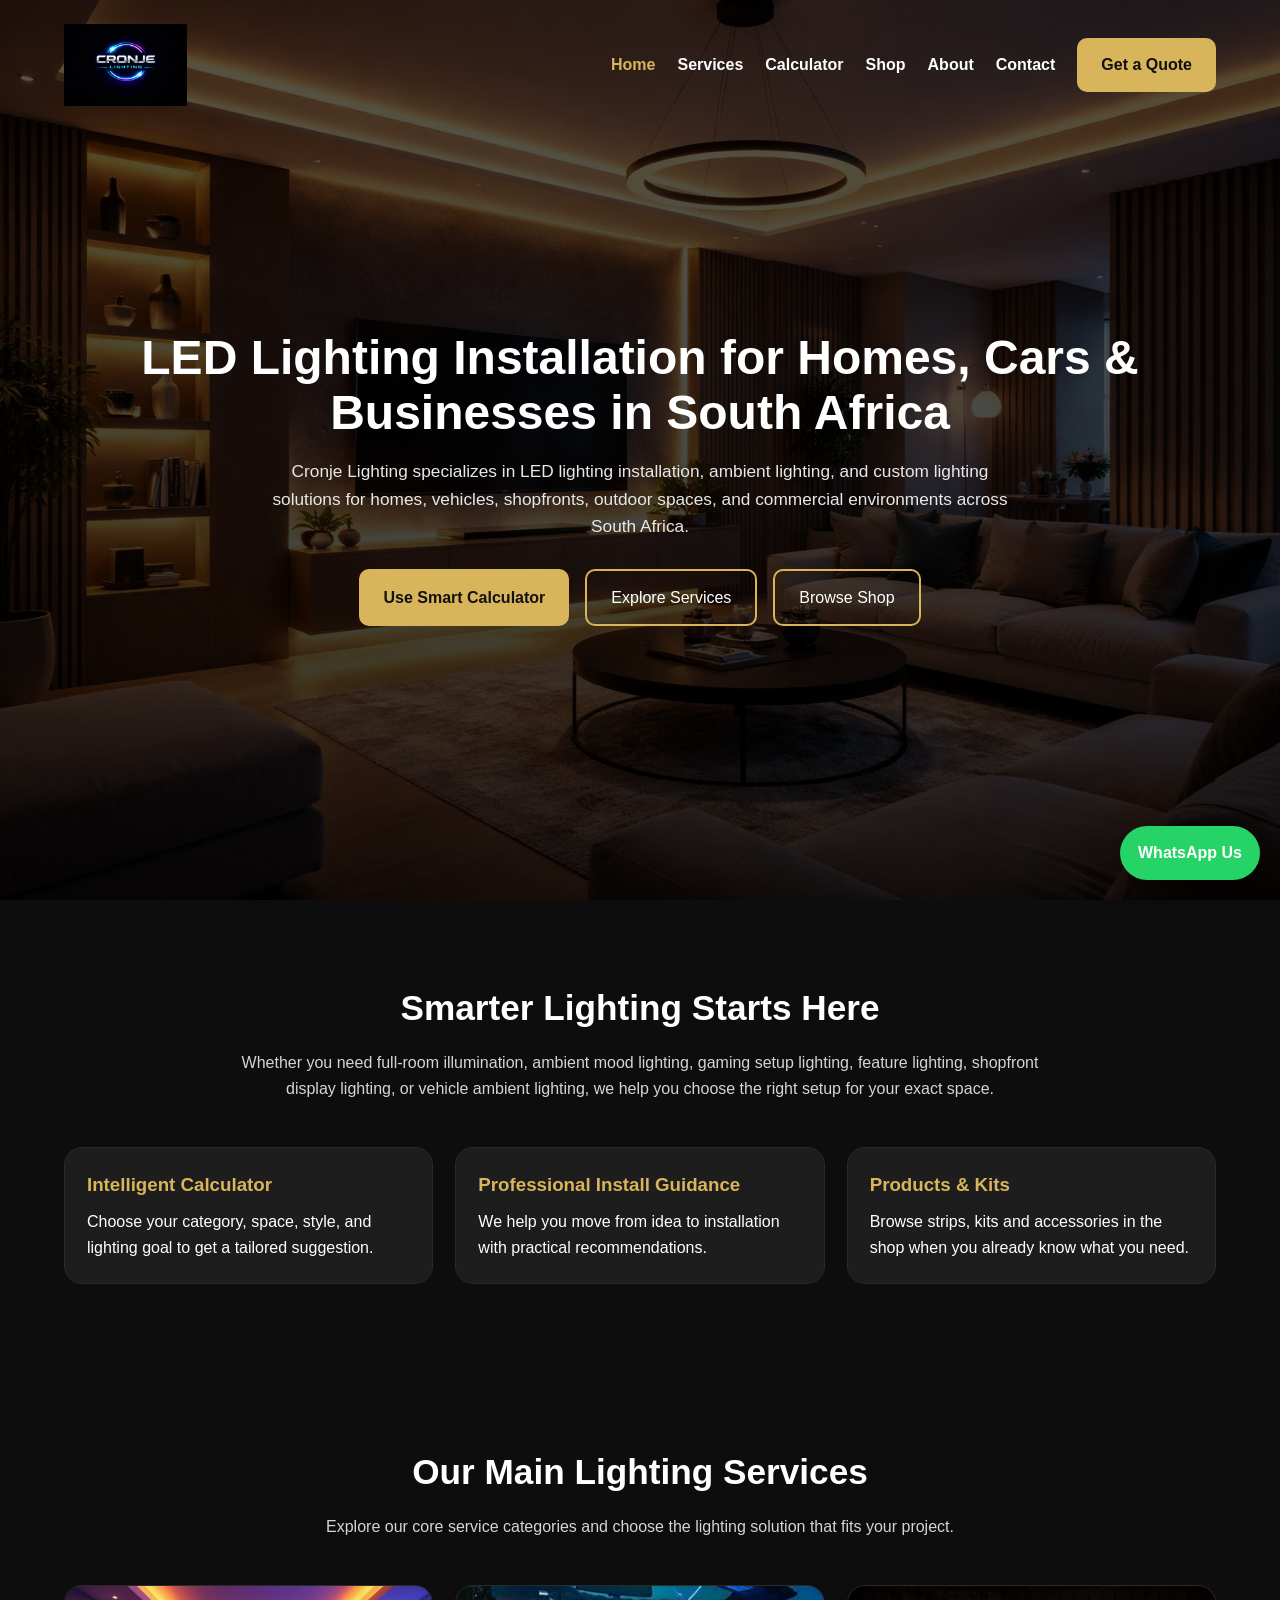
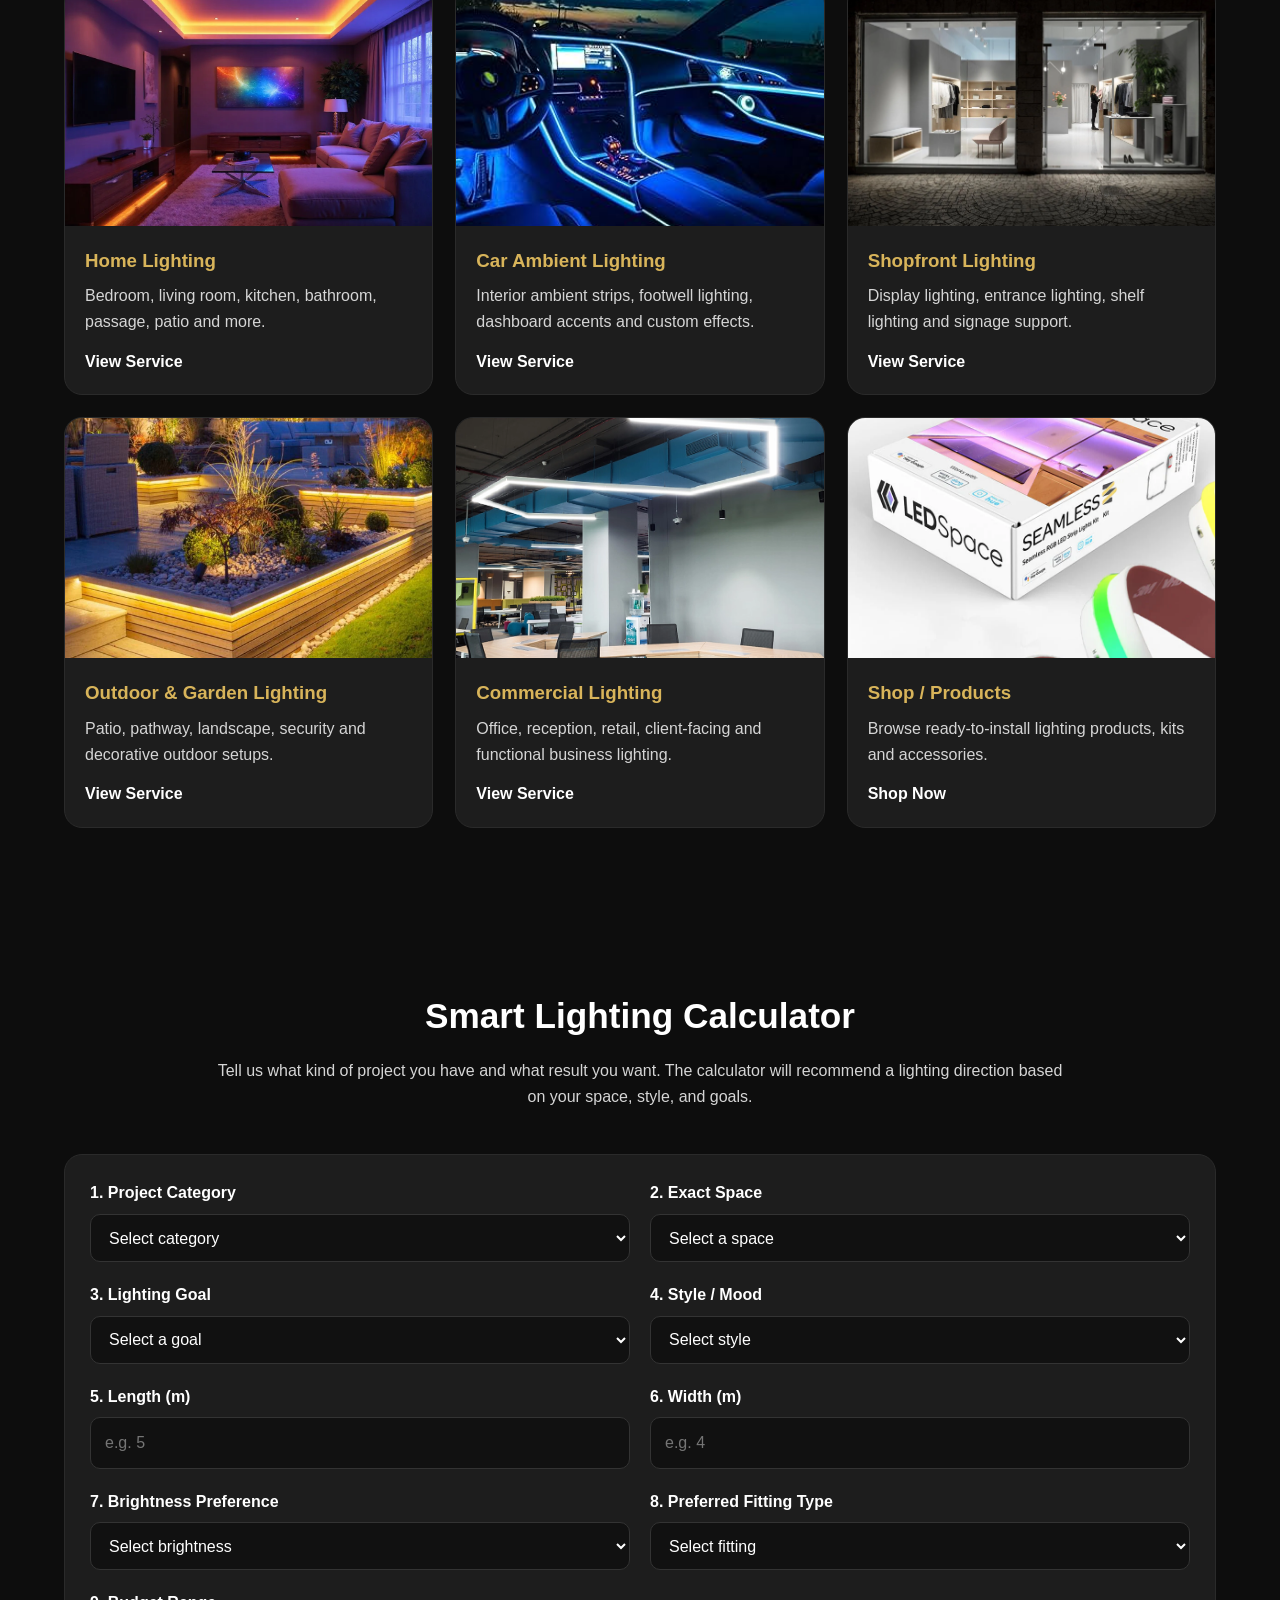
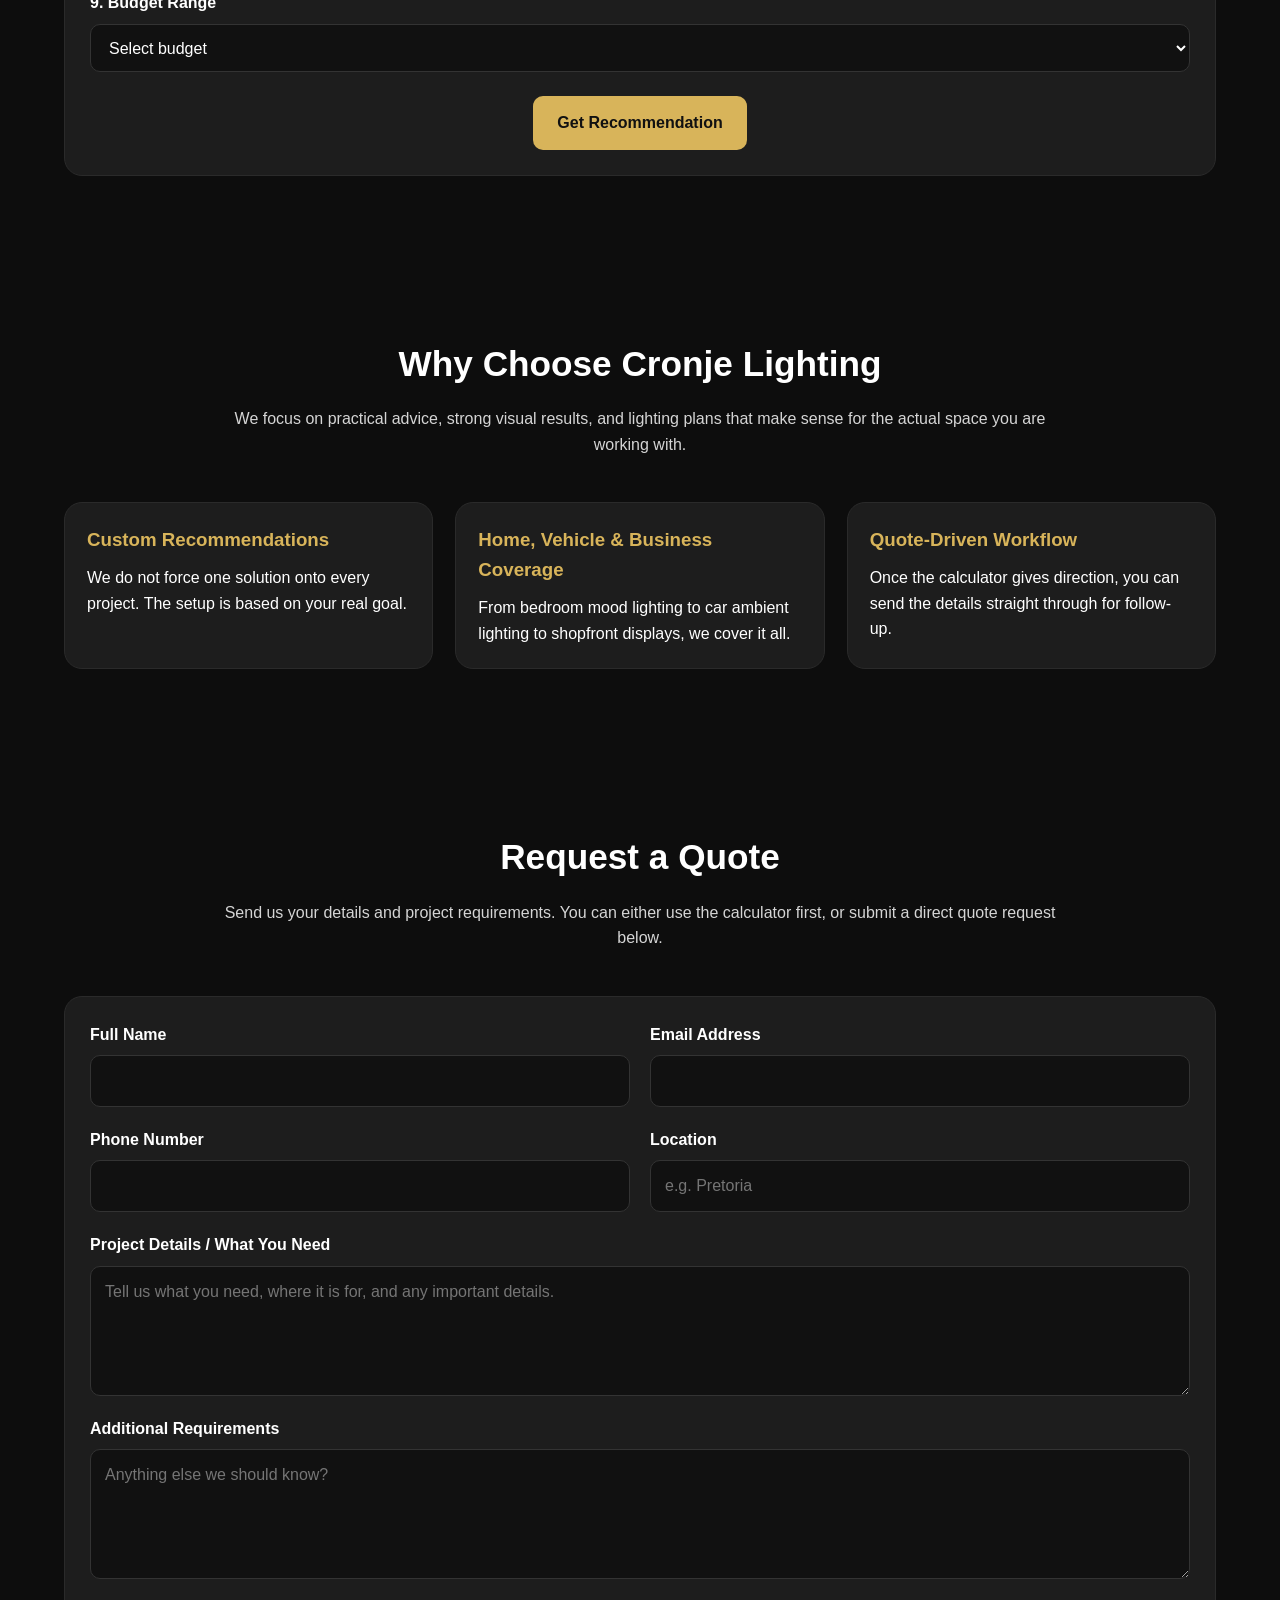
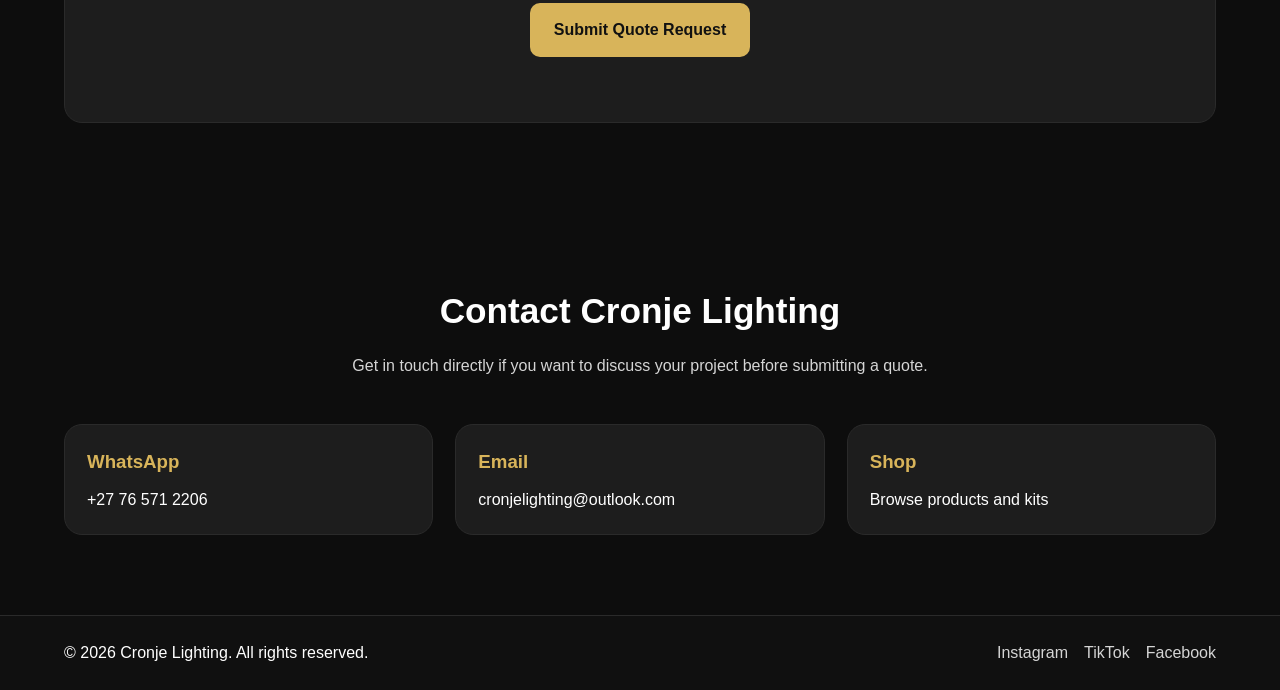
<file: index.html>
<!-- index.html -->
<!DOCTYPE html>
<html lang="en">
<head>
  <meta charset="UTF-8" />
  <meta name="viewport" content="width=device-width, initial-scale=1.0" />

  <title>LED Lighting Installation South Africa | Home, Car, Outdoor & Commercial Lighting | Cronje Lighting</title>

  <meta
    name="description"
    content="Cronje Lighting provides professional LED lighting installation in South Africa for homes, cars, shopfronts, gardens, outdoor areas and commercial spaces. Use our smart calculator, browse our shop, and request a custom quote."
  />
  <meta
    name="keywords"
    content="LED lighting South Africa, lighting installation South Africa, home lighting, car ambient lighting, shopfront lighting, outdoor lighting, garden lighting, commercial lighting, ambient lighting, LED installer Pretoria, LED installer Johannesburg, Cronje Lighting"
  />
  <meta name="author" content="Cronje Lighting" />
  <meta name="theme-color" content="#0d0d0d" />
  <meta name="robots" content="index, follow, max-image-preview:large, max-snippet:-1, max-video-preview:-1" />
  <meta name="googlebot" content="index, follow" />

  <link rel="canonical" href="https://cronjelighting.co.za/" />
  <link rel="icon" type="image/png" href="/favicon.png" />
  <link rel="apple-touch-icon" href="/favicon.png" />

  <meta property="og:title" content="Cronje Lighting | LED Lighting Installation South Africa" />
  <meta
    property="og:description"
    content="Professional LED lighting solutions for homes, vehicles, shopfronts, outdoor areas, gardens and commercial spaces. Use our smart calculator, browse our shop, and request a custom quote."
  />
  <meta property="og:type" content="website" />
  <meta property="og:url" content="https://cronjelighting.co.za/" />
  <meta property="og:site_name" content="Cronje Lighting" />
  <meta property="og:image" content="https://cronjelighting.co.za/Images/logo.png" />

  <meta name="twitter:card" content="summary_large_image" />
  <meta name="twitter:title" content="Cronje Lighting | LED Lighting Installation South Africa" />
  <meta
    name="twitter:description"
    content="Professional LED lighting solutions for homes, vehicles, shopfronts, outdoor areas, gardens and commercial spaces."
  />
  <meta name="twitter:image" content="https://cronjelighting.co.za/Images/logo.png" />

  <script type="application/ld+json">
  {
    "@context": "https://schema.org",
    "@type": "Organization",
    "name": "Cronje Lighting",
    "url": "https://cronjelighting.co.za/",
    "logo": "https://cronjelighting.co.za/Images/logo.png",
    "image": "https://cronjelighting.co.za/Images/logo.png"
  }
  </script>

  <script type="application/ld+json">
  {
    "@context": "https://schema.org",
    "@type": "LocalBusiness",
    "name": "Cronje Lighting",
    "url": "https://cronjelighting.co.za/",
    "image": "https://cronjelighting.co.za/Images/logo.png",
    "logo": "https://cronjelighting.co.za/Images/logo.png",
    "email": "cronjelighting@outlook.com",
    "telephone": "+27765712206",
    "areaServed": ["Pretoria", "Johannesburg", "Gauteng", "South Africa"],
    "description": "Professional LED lighting installation and ambient lighting solutions for homes, vehicles, shopfronts, gardens, outdoor spaces and commercial areas in South Africa.",
    "priceRange": "$$"
  }
  </script>

  <link rel="stylesheet" href="style.css?v=20260330-1" />
</head>
<body>
  <a
    class="sticky-whatsapp"
    href="https://wa.me/27765712206?text=Hi%20Cronje%20Lighting%2C%20I%20would%20like%20help%20with%20lighting%20for%20my%20space."
    target="_blank"
    rel="noopener noreferrer"
    aria-label="Chat with Cronje Lighting on WhatsApp"
  >
    WhatsApp Us
  </a>

  <header class="hero">
    <div class="overlay">
      <nav class="navbar">
        <div class="logo-area">
          <a href="index.html" aria-label="Cronje Lighting home">
            <img src="./Images/logo.png" alt="Cronje Lighting Logo" class="logo" />
          </a>
        </div>

        <button
          class="menu-toggle"
          id="menuToggle"
          aria-label="Open menu"
          aria-expanded="false"
          aria-controls="navMenu"
          type="button"
        >
          ☰
        </button>

        <div class="nav-menu" id="navMenu">
          <a href="index.html" class="active">Home</a>
          <a href="#services">Services</a>
          <a href="#calculator">Calculator</a>
          <a href="shop.html">Shop</a>
          <a href="#about">About</a>
          <a href="#contact">Contact</a>
          <a href="#quote" id="navQuoteBtn" class="quote-btn">Get a Quote</a>
        </div>
      </nav>

      <div class="hero-content container">
        <h1>LED Lighting Installation for Homes, Cars & Businesses in South Africa</h1>
        <p>
          Cronje Lighting specializes in LED lighting installation, ambient lighting,
          and custom lighting solutions for homes, vehicles, shopfronts, outdoor spaces,
          and commercial environments across South Africa.
        </p>

        <div class="hero-buttons">
          <a href="#calculator" class="primary-btn">Use Smart Calculator</a>
          <a href="#services" class="secondary-btn">Explore Services</a>
          <a href="shop.html" class="secondary-btn">Browse Shop</a>
        </div>
      </div>
    </div>
  </header>

  <main>
    <section class="section intro">
      <div class="container">
        <div class="section-heading">
          <h2>Smarter Lighting Starts Here</h2>
          <p>
            Whether you need full-room illumination, ambient mood lighting,
            gaming setup lighting, feature lighting, shopfront display lighting,
            or vehicle ambient lighting, we help you choose the right setup for
            your exact space.
          </p>
        </div>

        <div class="feature-grid">
          <div class="feature-card">
            <h3>Intelligent Calculator</h3>
            <p>Choose your category, space, style, and lighting goal to get a tailored suggestion.</p>
          </div>
          <div class="feature-card">
            <h3>Professional Install Guidance</h3>
            <p>We help you move from idea to installation with practical recommendations.</p>
          </div>
          <div class="feature-card">
            <h3>Products & Kits</h3>
            <p>Browse strips, kits and accessories in the shop when you already know what you need.</p>
          </div>
        </div>
      </div>
    </section>

    <section class="section services" id="services">
      <div class="container">
        <div class="section-heading">
          <h2>Our Main Lighting Services</h2>
          <p>Explore our core service categories and choose the lighting solution that fits your project.</p>
        </div>

        <div class="service-grid">
          <a class="service-card" href="home-lighting.html">
            <img src="./Images/home-lighting.jpg" alt="Home Lighting" />
            <div class="service-card-content">
              <h3>Home Lighting</h3>
              <p>Bedroom, living room, kitchen, bathroom, passage, patio and more.</p>
              <span>View Service</span>
            </div>
          </a>

          <a class="service-card" href="car-ambient-lighting.html">
            <img src="./Images/car-lighting.jpg" alt="Car Ambient Lighting" />
            <div class="service-card-content">
              <h3>Car Ambient Lighting</h3>
              <p>Interior ambient strips, footwell lighting, dashboard accents and custom effects.</p>
              <span>View Service</span>
            </div>
          </a>

          <a class="service-card" href="shopfront-lighting.html">
            <img src="./Images/shopfront-lighting.jpg" alt="Shopfront Lighting" />
            <div class="service-card-content">
              <h3>Shopfront Lighting</h3>
              <p>Display lighting, entrance lighting, shelf lighting and signage support.</p>
              <span>View Service</span>
            </div>
          </a>

          <a class="service-card" href="garden-outdoor-lighting.html">
            <img src="./Images/garden-lighting.jpg" alt="Outdoor and Garden Lighting" />
            <div class="service-card-content">
              <h3>Outdoor &amp; Garden Lighting</h3>
              <p>Patio, pathway, landscape, security and decorative outdoor setups.</p>
              <span>View Service</span>
            </div>
          </a>

          <a class="service-card" href="commercial-lighting.html">
            <img src="./Images/commercial-lighting.jpg" alt="Commercial Lighting" />
            <div class="service-card-content">
              <h3>Commercial Lighting</h3>
              <p>Office, reception, retail, client-facing and functional business lighting.</p>
              <span>View Service</span>
            </div>
          </a>

          <a class="service-card" href="shop.html">
            <img src="./Images/products-placeholder.jpg" alt="Lighting Shop" />
            <div class="service-card-content">
              <h3>Shop / Products</h3>
              <p>Browse ready-to-install lighting products, kits and accessories.</p>
              <span>Shop Now</span>
            </div>
          </a>
        </div>
      </div>
    </section>

    <section class="section calculator-section" id="calculator">
      <div class="container">
        <div class="section-heading">
          <h2>Smart Lighting Calculator</h2>
          <p>
            Tell us what kind of project you have and what result you want.
            The calculator will recommend a lighting direction based on your
            space, style, and goals.
          </p>
        </div>

        <div class="calculator-card">
          <form id="lightingCalculator">
            <div class="form-grid">
              <div class="form-group">
                <label for="projectCategory">1. Project Category</label>
                <select id="projectCategory" required>
                  <option value="">Select category</option>
                  <option value="home">Home</option>
                  <option value="vehicle">Vehicle</option>
                  <option value="shopfront">Shopfront</option>
                  <option value="commercial">Commercial / Office</option>
                  <option value="outdoor">Outdoor / Garden</option>
                </select>
              </div>

              <div class="form-group">
                <label for="exactSpace">2. Exact Space</label>
                <select id="exactSpace" required>
                  <option value="">Select a space</option>
                </select>
              </div>

              <div class="form-group">
                <label for="lightingGoal">3. Lighting Goal</label>
                <select id="lightingGoal" required>
                  <option value="">Select a goal</option>
                </select>
              </div>

              <div class="form-group">
                <label for="styleMood">4. Style / Mood</label>
                <select id="styleMood" required>
                  <option value="">Select style</option>
                  <option value="Modern Clean">Modern Clean</option>
                  <option value="Luxury Premium">Luxury Premium</option>
                  <option value="Bold Statement">Bold Statement</option>
                  <option value="Warm Relaxed">Warm Relaxed</option>
                  <option value="Minimal Practical">Minimal Practical</option>
                </select>
              </div>

              <div class="form-group" id="lengthGroup">
                <label for="length">5. Length (m)</label>
                <input type="number" id="length" min="0" step="0.1" placeholder="e.g. 5" />
              </div>

              <div class="form-group" id="widthGroup">
                <label for="width">6. Width (m)</label>
                <input type="number" id="width" min="0" step="0.1" placeholder="e.g. 4" />
              </div>

              <div class="form-group">
                <label for="brightness">7. Brightness Preference</label>
                <select id="brightness" required>
                  <option value="">Select brightness</option>
                  <option value="Soft ambient">Soft ambient</option>
                  <option value="Balanced">Balanced</option>
                  <option value="Bright functional">Bright functional</option>
                </select>
              </div>

              <div class="form-group">
                <label for="fittingType">8. Preferred Fitting Type</label>
                <select id="fittingType" required>
                  <option value="">Select fitting</option>
                  <option value="LED Strip">LED Strip</option>
                  <option value="Downlights">Downlights</option>
                  <option value="Spotlights">Spotlights</option>
                  <option value="Mixed Recommendation">Mixed Recommendation</option>
                </select>
              </div>

              <div class="form-group full-width">
                <label for="budgetRange">9. Budget Range</label>
                <select id="budgetRange" required>
                  <option value="">Select budget</option>
                  <option value="Entry Level">Entry Level</option>
                  <option value="Mid Range">Mid Range</option>
                  <option value="Premium">Premium</option>
                </select>
              </div>
            </div>

            <div class="calculator-actions">
              <button type="submit" class="primary-btn">Get Recommendation</button>
            </div>
          </form>

          <div class="result-box" id="resultBox">
            <h3>Your Lighting Direction</h3>
            <div id="resultContent"></div>
            <div class="result-actions">
              <a href="#quote" id="openQuoteFromResult" class="quote-btn">Request Quote For This Setup</a>
            </div>
          </div>
        </div>
      </div>
    </section>

    <section class="section about" id="about">
      <div class="container">
        <div class="section-heading">
          <h2>Why Choose Cronje Lighting</h2>
          <p>
            We focus on practical advice, strong visual results, and lighting plans that
            make sense for the actual space you are working with.
          </p>
        </div>

        <div class="feature-grid">
          <div class="feature-card">
            <h3>Custom Recommendations</h3>
            <p>We do not force one solution onto every project. The setup is based on your real goal.</p>
          </div>
          <div class="feature-card">
            <h3>Home, Vehicle & Business Coverage</h3>
            <p>From bedroom mood lighting to car ambient lighting to shopfront displays, we cover it all.</p>
          </div>
          <div class="feature-card">
            <h3>Quote-Driven Workflow</h3>
            <p>Once the calculator gives direction, you can send the details straight through for follow-up.</p>
          </div>
        </div>
      </div>
    </section>

    <section class="section quote-section" id="quote">
      <div class="container">
        <div class="section-heading">
          <h2>Request a Quote</h2>
          <p>
            Send us your details and project requirements. You can either use the calculator first,
            or submit a direct quote request below.
          </p>
        </div>

        <div class="calculator-card">
          <form id="quoteForm">
            <div class="form-grid">
              <div class="form-group">
                <label for="clientName">Full Name</label>
                <input type="text" id="clientName" name="clientName" required />
              </div>

              <div class="form-group">
                <label for="clientEmail">Email Address</label>
                <input type="email" id="clientEmail" name="clientEmail" required />
              </div>

              <div class="form-group">
                <label for="clientPhone">Phone Number</label>
                <input type="tel" id="clientPhone" name="clientPhone" required />
              </div>

              <div class="form-group">
                <label for="clientLocation">Location</label>
                <input type="text" id="clientLocation" name="clientLocation" placeholder="e.g. Pretoria" />
              </div>

              <div class="form-group full-width">
                <label for="quoteDetails">Project Details / What You Need</label>
                <textarea
                  id="quoteDetails"
                  name="quoteDetails"
                  placeholder="Tell us what you need, where it is for, and any important details."
                ></textarea>
              </div>

              <div class="form-group full-width">
                <label for="additionalRequirements">Additional Requirements</label>
                <textarea
                  id="additionalRequirements"
                  name="additionalRequirements"
                  placeholder="Anything else we should know?"
                ></textarea>
              </div>
            </div>

            <div class="calculator-actions">
              <button type="submit" id="submitQuoteBtn" class="primary-btn">Submit Quote Request</button>
            </div>

            <p id="formStatus" class="form-status" aria-live="polite"></p>
          </form>
        </div>
      </div>
    </section>

    <section class="section contact" id="contact">
      <div class="container">
        <div class="section-heading">
          <h2>Contact Cronje Lighting</h2>
          <p>Get in touch directly if you want to discuss your project before submitting a quote.</p>
        </div>

        <div class="contact-grid">
          <div class="contact-card">
            <h3>WhatsApp</h3>
            <p><a href="https://wa.me/27765712206" target="_blank" rel="noopener noreferrer">+27 76 571 2206</a></p>
          </div>

          <div class="contact-card">
            <h3>Email</h3>
            <p><a href="mailto:cronjelighting@outlook.com">cronjelighting@outlook.com</a></p>
          </div>

          <div class="contact-card">
            <h3>Shop</h3>
            <p><a href="shop.html">Browse products and kits</a></p>
          </div>
        </div>
      </div>
    </section>
  </main>

  <footer class="site-footer">
    <div class="container footer-content">
      <p>&copy; 2026 Cronje Lighting. All rights reserved.</p>
      <div class="footer-links">
        <a href="https://www.instagram.com/CronjeLighting" target="_blank" rel="noopener noreferrer">Instagram</a>
        <a href="https://www.tiktok.com/@CronjeLighting" target="_blank" rel="noopener noreferrer">TikTok</a>
        <a href="https://www.facebook.com/CronjeLighting" target="_blank" rel="noopener noreferrer">Facebook</a>
      </div>
    </div>
  </footer>

  <script src="script.js?v=20260330-1"></script>
</body>
</html>
</file>
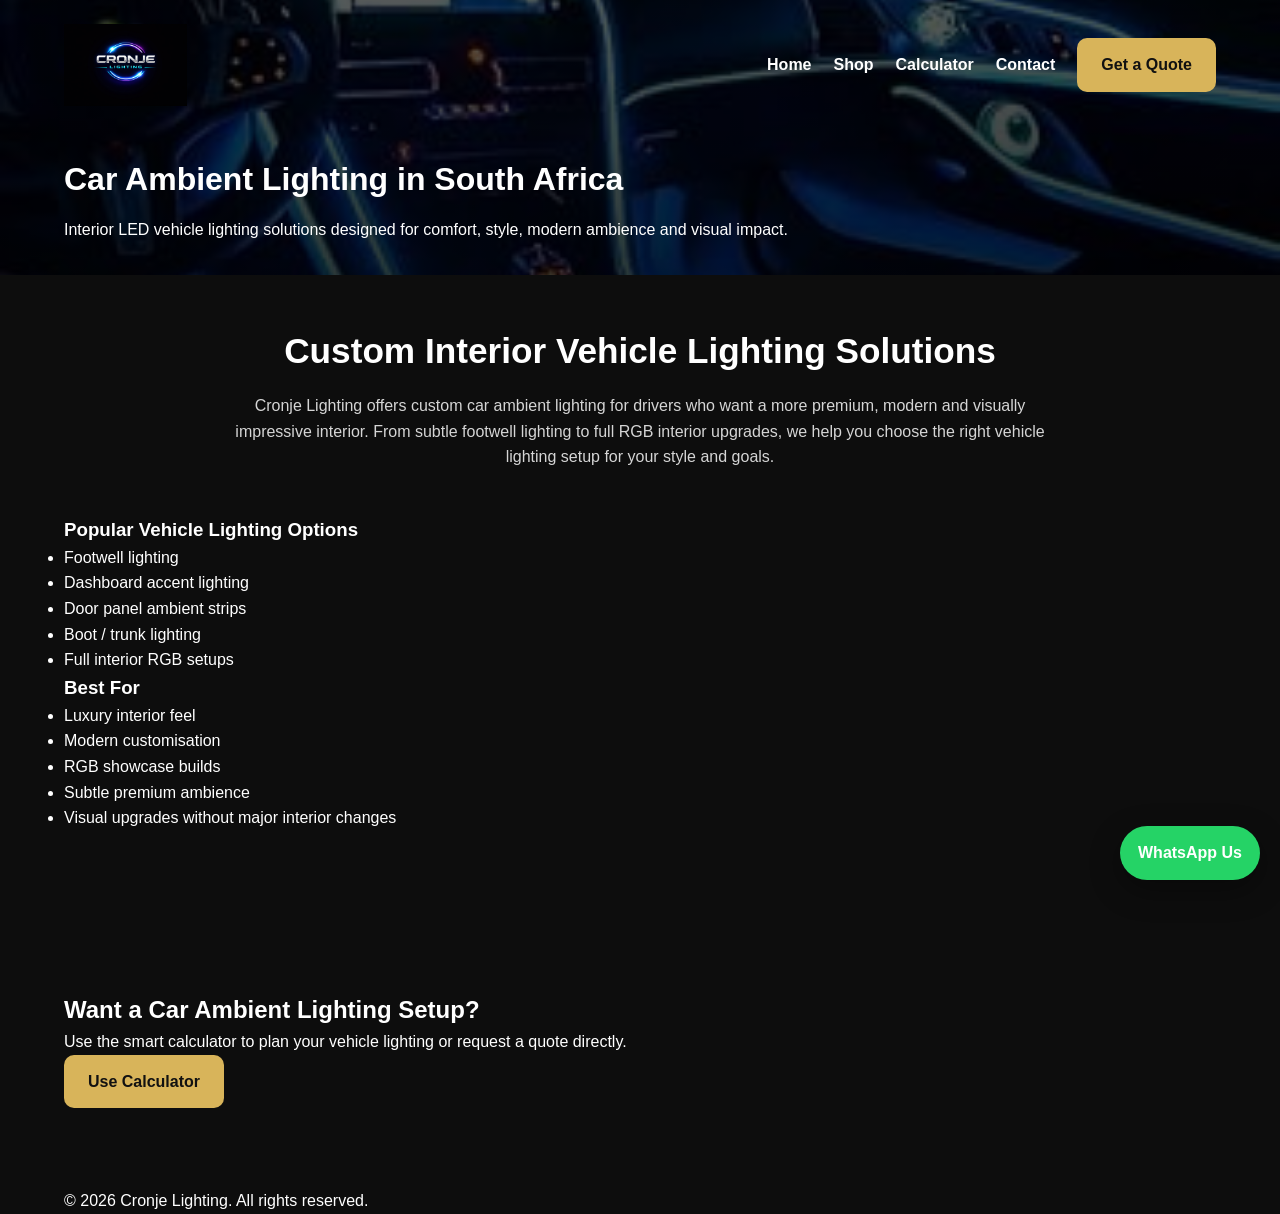
<file: car-ambient-lighting.html>
<!DOCTYPE html>
<html lang="en">
<head>
  <meta charset="UTF-8" />
  <meta name="viewport" content="width=device-width, initial-scale=1.0" />

  <title>Car Ambient Lighting South Africa | Interior LED Vehicle Lighting | Cronje Lighting</title>
  <meta
    name="description"
    content="Cronje Lighting provides car ambient lighting in South Africa including footwell lighting, dashboard LED accents, door lighting, boot lighting and full interior RGB vehicle lighting upgrades."
  />
  <meta
    name="keywords"
    content="car ambient lighting South Africa, vehicle ambient lighting, interior car lighting, footwell lighting, dashboard LED lighting, door panel lighting, RGB car lighting, car LED installation, Cronje Lighting"
  />
  <meta name="author" content="Cronje Lighting" />
  <meta name="robots" content="index, follow, max-image-preview:large" />
  <meta name="googlebot" content="index, follow" />
  <meta name="theme-color" content="#0d0d0d" />

  <link rel="canonical" href="https://cronjelighting.co.za/car-ambient-lighting.html" />
  <link rel="icon" type="image/png" href="/favicon.png" />
  <link rel="apple-touch-icon" href="/favicon.png" />

  <meta property="og:type" content="website" />
  <meta property="og:title" content="Car Ambient Lighting South Africa | Cronje Lighting" />
  <meta
    property="og:description"
    content="Custom car ambient lighting solutions including footwell lighting, dashboard accents, door lighting and full interior vehicle lighting upgrades."
  />
  <meta property="og:url" content="https://cronjelighting.co.za/car-ambient-lighting.html" />
  <meta property="og:site_name" content="Cronje Lighting" />
  <meta property="og:image" content="https://cronjelighting.co.za/Images/car-lighting.jpg" />

  <meta name="twitter:card" content="summary_large_image" />
  <meta name="twitter:title" content="Car Ambient Lighting South Africa | Cronje Lighting" />
  <meta
    name="twitter:description"
    content="Interior vehicle lighting solutions for style, comfort, ambience and visual impact."
  />
  <meta name="twitter:image" content="https://cronjelighting.co.za/Images/car-lighting.jpg" />

  <script type="application/ld+json">
  {
    "@context": "https://schema.org",
    "@type": "Service",
    "serviceType": "Car Ambient Lighting",
    "name": "Car Ambient Lighting",
    "provider": {
      "@type": "LocalBusiness",
      "name": "Cronje Lighting",
      "url": "https://cronjelighting.co.za/",
      "telephone": "+27765712206",
      "email": "cronjelighting@gmail.com"
    },
    "areaServed": ["Pretoria", "Johannesburg", "Gauteng", "South Africa"],
    "url": "https://cronjelighting.co.za/car-ambient-lighting.html",
    "description": "Custom car ambient lighting solutions including footwell lighting, dashboard accents, door panel strips, boot lighting and full interior RGB upgrades."
  }
  </script>

  <link rel="stylesheet" href="style.css" />
</head>
<body>

  <a class="sticky-whatsapp" href="https://wa.me/27765712206" target="_blank" rel="noopener noreferrer" aria-label="Chat with Cronje Lighting on WhatsApp">WhatsApp Us</a>

  <header class="page-hero" style="background-image: url('./Images/car-lighting.jpg');">
    <div class="overlay">
      <nav class="navbar">
        <div class="logo-area">
          <a href="index.html" aria-label="Cronje Lighting home"><img src="./Images/logo.png" alt="Cronje Lighting Logo" class="logo" /></a>
        </div>
        <button class="menu-toggle" id="menuToggle" aria-label="Open menu" aria-expanded="false" aria-controls="navMenu" type="button">☰</button>
        <div class="nav-menu" id="navMenu">
          <a href="index.html">Home</a>
          <a href="shop.html">Shop</a>
          <a href="index.html#calculator">Calculator</a>
          <a href="index.html#contact">Contact</a>
          <a href="index.html" class="quote-btn">Get a Quote</a>
        </div>
      </nav>

      <div class="container">
        <h1>Car Ambient Lighting in South Africa</h1>
        <p>Interior LED vehicle lighting solutions designed for comfort, style, modern ambience and visual impact.</p>
      </div>
    </div>
  </header>

  <section class="section">
    <div class="container">
      <div class="section-heading">
        <h2>Custom Interior Vehicle Lighting Solutions</h2>
        <p>
          Cronje Lighting offers custom car ambient lighting for drivers who want a more premium,
          modern and visually impressive interior. From subtle footwell lighting to full RGB interior
          upgrades, we help you choose the right vehicle lighting setup for your style and goals.
        </p>
      </div>

      <div class="info-grid">
        <div class="info-card">
          <h3>Popular Vehicle Lighting Options</h3>
          <ul>
            <li>Footwell lighting</li>
            <li>Dashboard accent lighting</li>
            <li>Door panel ambient strips</li>
            <li>Boot / trunk lighting</li>
            <li>Full interior RGB setups</li>
          </ul>
        </div>

        <div class="info-card">
          <h3>Best For</h3>
          <ul>
            <li>Luxury interior feel</li>
            <li>Modern customisation</li>
            <li>RGB showcase builds</li>
            <li>Subtle premium ambience</li>
            <li>Visual upgrades without major interior changes</li>
          </ul>
        </div>
      </div>
    </div>
  </section>

  <section class="section cta-band">
    <div class="container cta-band-inner">
      <div>
        <h2>Want a Car Ambient Lighting Setup?</h2>
        <p>Use the smart calculator to plan your vehicle lighting or request a quote directly.</p>
      </div>
      <a href="index.html#calculator" class="primary-btn">Use Calculator</a>
    </div>
  </section>

  <footer class="footer">
    <div class="container">
      <p>© 2026 Cronje Lighting. All rights reserved.</p>
    </div>
  </footer>

  <script src="script.js?v=20260329-1"></script>
</body>
</html>
</file>
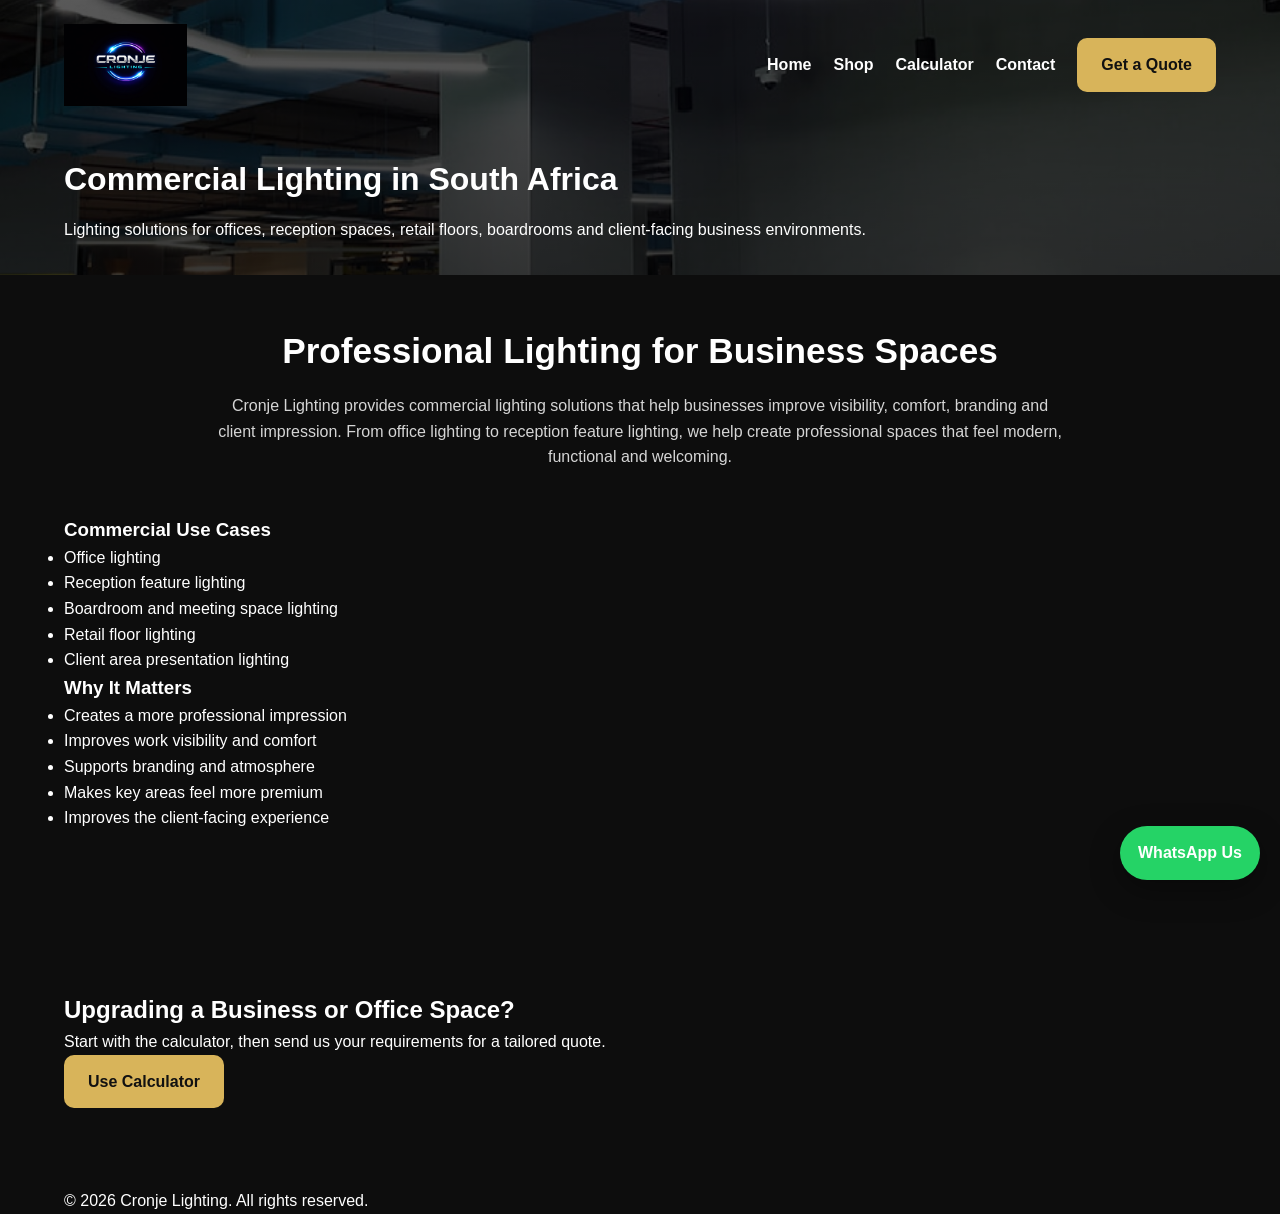
<file: commercial-lighting.html>
<!DOCTYPE html>
<html lang="en">
<head>
  <meta charset="UTF-8" />
  <meta name="viewport" content="width=device-width, initial-scale=1.0" />

  <title>Commercial Lighting South Africa | Office & Business Lighting | Cronje Lighting</title>
  <meta
    name="description"
    content="Cronje Lighting provides commercial lighting in South Africa for offices, reception areas, boardrooms, retail floors and client-facing business spaces with practical and modern LED lighting solutions."
  />
  <meta
    name="keywords"
    content="commercial lighting South Africa, office lighting, business lighting, reception lighting, boardroom lighting, retail floor lighting, LED commercial lighting, professional lighting installation, Cronje Lighting"
  />
  <meta name="author" content="Cronje Lighting" />
  <meta name="robots" content="index, follow, max-image-preview:large" />
  <meta name="googlebot" content="index, follow" />
  <meta name="theme-color" content="#0d0d0d" />

  <link rel="canonical" href="https://cronjelighting.co.za/commercial-lighting.html" />
  <link rel="icon" type="image/png" href="/favicon.png" />
  <link rel="apple-touch-icon" href="/favicon.png" />

  <meta property="og:type" content="website" />
  <meta property="og:title" content="Commercial Lighting South Africa | Cronje Lighting" />
  <meta
    property="og:description"
    content="Lighting solutions for offices, reception spaces, retail floors, boardrooms and client-facing business environments."
  />
  <meta property="og:url" content="https://cronjelighting.co.za/commercial-lighting.html" />
  <meta property="og:site_name" content="Cronje Lighting" />
  <meta property="og:image" content="https://cronjelighting.co.za/Images/commercial-lighting.jpg" />

  <meta name="twitter:card" content="summary_large_image" />
  <meta name="twitter:title" content="Commercial Lighting South Africa | Cronje Lighting" />
  <meta
    name="twitter:description"
    content="Professional office and business lighting solutions for functional, modern and client-facing spaces."
  />
  <meta name="twitter:image" content="https://cronjelighting.co.za/Images/commercial-lighting.jpg" />

  <script type="application/ld+json">
  {
    "@context": "https://schema.org",
    "@type": "Service",
    "serviceType": "Commercial Lighting",
    "name": "Commercial Lighting",
    "provider": {
      "@type": "LocalBusiness",
      "name": "Cronje Lighting",
      "url": "https://cronjelighting.co.za/",
      "telephone": "+27765712206",
      "email": "cronjelighting@gmail.com"
    },
    "areaServed": ["Pretoria", "Johannesburg", "Gauteng", "South Africa"],
    "url": "https://cronjelighting.co.za/commercial-lighting.html",
    "description": "Commercial and office lighting solutions for professional spaces, reception areas, boardrooms, retail floors and client-facing business environments."
  }
  </script>

  <link rel="stylesheet" href="style.css" />
</head>
<body>

  <a class="sticky-whatsapp" href="https://wa.me/27765712206" target="_blank" rel="noopener noreferrer" aria-label="Chat with Cronje Lighting on WhatsApp">WhatsApp Us</a>

  <header class="page-hero" style="background-image: url('./Images/commercial-lighting.jpg');">
    <div class="overlay">
      <nav class="navbar">
        <div class="logo-area">
          <a href="index.html" aria-label="Cronje Lighting home"><img src="./Images/logo.png" alt="Cronje Lighting Logo" class="logo" /></a>
        </div>
        <button class="menu-toggle" id="menuToggle" aria-label="Open menu" aria-expanded="false" aria-controls="navMenu" type="button">☰</button>
        <div class="nav-menu" id="navMenu">
          <a href="index.html">Home</a>
          <a href="shop.html">Shop</a>
          <a href="index.html#calculator">Calculator</a>
          <a href="index.html#contact">Contact</a>
          <a href="index.html" class="quote-btn">Get a Quote</a>
        </div>
      </nav>

      <div class="container">
        <h1>Commercial Lighting in South Africa</h1>
        <p>Lighting solutions for offices, reception spaces, retail floors, boardrooms and client-facing business environments.</p>
      </div>
    </div>
  </header>

  <section class="section">
    <div class="container">
      <div class="section-heading">
        <h2>Professional Lighting for Business Spaces</h2>
        <p>
          Cronje Lighting provides commercial lighting solutions that help businesses improve visibility,
          comfort, branding and client impression. From office lighting to reception feature lighting,
          we help create professional spaces that feel modern, functional and welcoming.
        </p>
      </div>

      <div class="info-grid">
        <div class="info-card">
          <h3>Commercial Use Cases</h3>
          <ul>
            <li>Office lighting</li>
            <li>Reception feature lighting</li>
            <li>Boardroom and meeting space lighting</li>
            <li>Retail floor lighting</li>
            <li>Client area presentation lighting</li>
          </ul>
        </div>

        <div class="info-card">
          <h3>Why It Matters</h3>
          <ul>
            <li>Creates a more professional impression</li>
            <li>Improves work visibility and comfort</li>
            <li>Supports branding and atmosphere</li>
            <li>Makes key areas feel more premium</li>
            <li>Improves the client-facing experience</li>
          </ul>
        </div>
      </div>
    </div>
  </section>

  <section class="section cta-band">
    <div class="container cta-band-inner">
      <div>
        <h2>Upgrading a Business or Office Space?</h2>
        <p>Start with the calculator, then send us your requirements for a tailored quote.</p>
      </div>
      <a href="index.html#calculator" class="primary-btn">Use Calculator</a>
    </div>
  </section>

  <footer class="footer">
    <div class="container">
      <p>© 2026 Cronje Lighting. All rights reserved.</p>
    </div>
  </footer>

  <script src="script.js?v=20260329-1"></script>
</body>
</html>
</file>
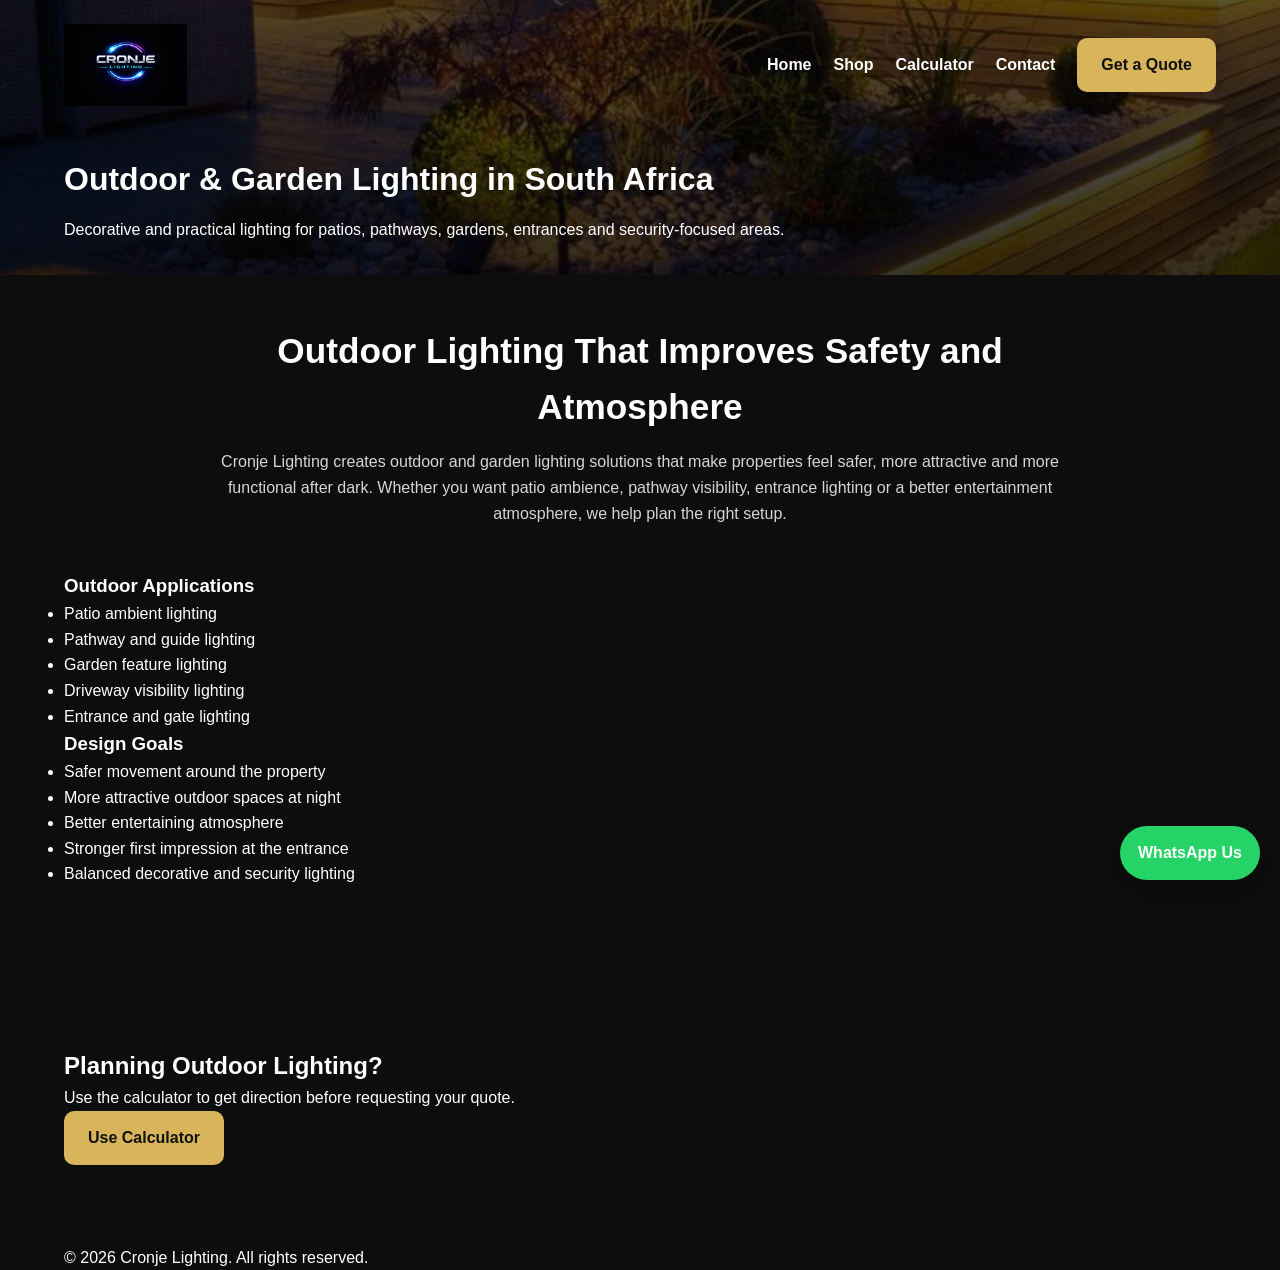
<file: garden-outdoor-lighting.html>
<!DOCTYPE html>
<html lang="en">
<head>
  <meta charset="UTF-8" />
  <meta name="viewport" content="width=device-width, initial-scale=1.0" />

  <title>Outdoor & Garden Lighting South Africa | Patio, Pathway & Security Lighting | Cronje Lighting</title>
  <meta
    name="description"
    content="Cronje Lighting provides outdoor and garden lighting in South Africa for patios, pathways, driveways, entrances, entertainment areas and landscaped spaces with decorative and practical LED lighting."
  />
  <meta
    name="keywords"
    content="outdoor lighting South Africa, garden lighting South Africa, patio lighting, pathway lighting, driveway lighting, entrance lighting, landscape lighting, security lighting, LED outdoor lighting, Cronje Lighting"
  />
  <meta name="author" content="Cronje Lighting" />
  <meta name="robots" content="index, follow, max-image-preview:large" />
  <meta name="googlebot" content="index, follow" />
  <meta name="theme-color" content="#0d0d0d" />

  <link rel="canonical" href="https://cronjelighting.co.za/garden-outdoor-lighting.html" />
  <link rel="icon" type="image/png" href="/favicon.png" />
  <link rel="apple-touch-icon" href="/favicon.png" />

  <meta property="og:type" content="website" />
  <meta property="og:title" content="Outdoor & Garden Lighting South Africa | Cronje Lighting" />
  <meta
    property="og:description"
    content="Decorative and practical outdoor lighting for patios, pathways, gardens, entrances and security-focused areas."
  />
  <meta property="og:url" content="https://cronjelighting.co.za/garden-outdoor-lighting.html" />
  <meta property="og:site_name" content="Cronje Lighting" />
  <meta property="og:image" content="https://cronjelighting.co.za/Images/garden-lighting.jpg" />

  <meta name="twitter:card" content="summary_large_image" />
  <meta name="twitter:title" content="Outdoor & Garden Lighting South Africa | Cronje Lighting" />
  <meta
    name="twitter:description"
    content="Practical and decorative lighting for patios, pathways, gardens, entrances and outdoor living spaces."
  />
  <meta name="twitter:image" content="https://cronjelighting.co.za/Images/garden-lighting.jpg" />

  <script type="application/ld+json">
  {
    "@context": "https://schema.org",
    "@type": "Service",
    "serviceType": "Outdoor and Garden Lighting",
    "name": "Outdoor & Garden Lighting",
    "provider": {
      "@type": "LocalBusiness",
      "name": "Cronje Lighting",
      "url": "https://cronjelighting.co.za/",
      "telephone": "+27765712206",
      "email": "cronjelighting@gmail.com"
    },
    "areaServed": ["Pretoria", "Johannesburg", "Gauteng", "South Africa"],
    "url": "https://cronjelighting.co.za/garden-outdoor-lighting.html",
    "description": "Outdoor and garden lighting solutions for patios, pathways, driveways, entrances and landscaped areas."
  }
  </script>

  <link rel="stylesheet" href="style.css" />
</head>
<body>

  <a class="sticky-whatsapp" href="https://wa.me/27765712206" target="_blank" rel="noopener noreferrer" aria-label="Chat with Cronje Lighting on WhatsApp">WhatsApp Us</a>

  <header class="page-hero" style="background-image: url('./Images/garden-lighting.jpg');">
    <div class="overlay">
      <nav class="navbar">
        <div class="logo-area">
          <a href="index.html" aria-label="Cronje Lighting home"><img src="./Images/logo.png" alt="Cronje Lighting Logo" class="logo" /></a>
        </div>
        <button class="menu-toggle" id="menuToggle" aria-label="Open menu" aria-expanded="false" aria-controls="navMenu" type="button">☰</button>
        <div class="nav-menu" id="navMenu">
          <a href="index.html">Home</a>
          <a href="shop.html">Shop</a>
          <a href="index.html#calculator">Calculator</a>
          <a href="index.html#contact">Contact</a>
          <a href="index.html" class="quote-btn">Get a Quote</a>
        </div>
      </nav>

      <div class="container">
        <h1>Outdoor &amp; Garden Lighting in South Africa</h1>
        <p>Decorative and practical lighting for patios, pathways, gardens, entrances and security-focused areas.</p>
      </div>
    </div>
  </header>

  <section class="section">
    <div class="container">
      <div class="section-heading">
        <h2>Outdoor Lighting That Improves Safety and Atmosphere</h2>
        <p>
          Cronje Lighting creates outdoor and garden lighting solutions that make properties feel safer,
          more attractive and more functional after dark. Whether you want patio ambience, pathway visibility,
          entrance lighting or a better entertainment atmosphere, we help plan the right setup.
        </p>
      </div>

      <div class="info-grid">
        <div class="info-card">
          <h3>Outdoor Applications</h3>
          <ul>
            <li>Patio ambient lighting</li>
            <li>Pathway and guide lighting</li>
            <li>Garden feature lighting</li>
            <li>Driveway visibility lighting</li>
            <li>Entrance and gate lighting</li>
          </ul>
        </div>

        <div class="info-card">
          <h3>Design Goals</h3>
          <ul>
            <li>Safer movement around the property</li>
            <li>More attractive outdoor spaces at night</li>
            <li>Better entertaining atmosphere</li>
            <li>Stronger first impression at the entrance</li>
            <li>Balanced decorative and security lighting</li>
          </ul>
        </div>
      </div>
    </div>
  </section>

  <section class="section cta-band">
    <div class="container cta-band-inner">
      <div>
        <h2>Planning Outdoor Lighting?</h2>
        <p>Use the calculator to get direction before requesting your quote.</p>
      </div>
      <a href="index.html#calculator" class="primary-btn">Use Calculator</a>
    </div>
  </section>

  <footer class="footer">
    <div class="container">
      <p>© 2026 Cronje Lighting. All rights reserved.</p>
    </div>
  </footer>

  <script src="script.js?v=20260329-1"></script>
</body>
</html>
</file>
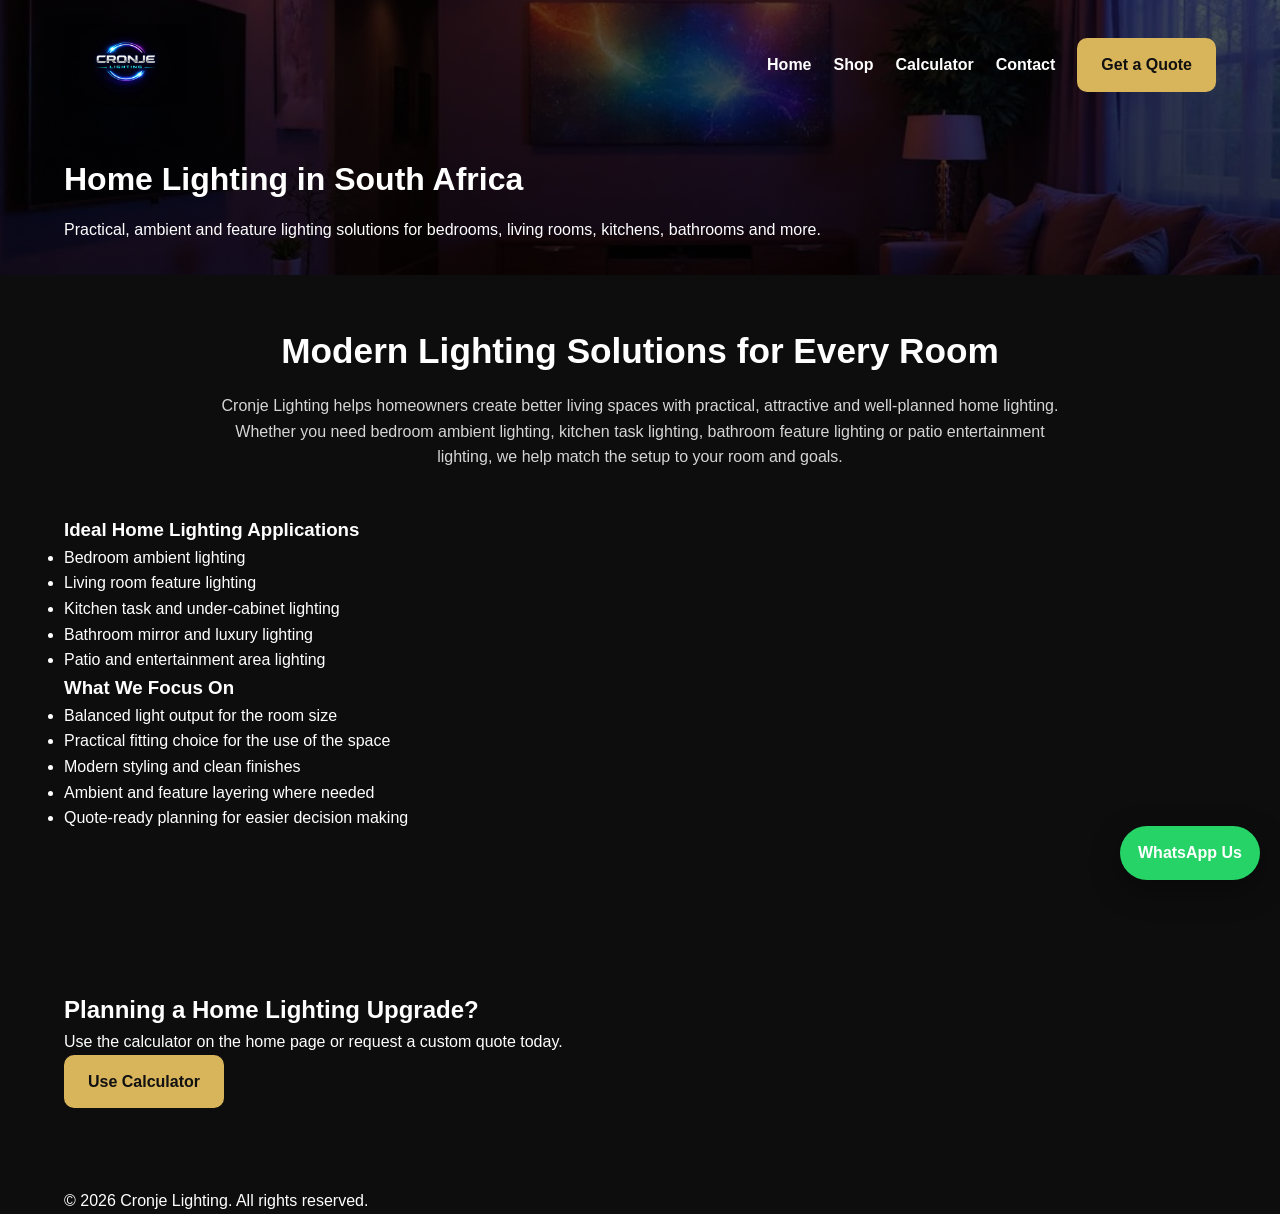
<file: home-lighting.html>
<!DOCTYPE html>
<html lang="en">
<head>
  <meta charset="UTF-8" />
  <meta name="viewport" content="width=device-width, initial-scale=1.0" />

  <title>Home Lighting South Africa | Bedroom, Kitchen, Bathroom & Living Room Lighting | Cronje Lighting</title>
  <meta
    name="description"
    content="Cronje Lighting provides home lighting in South Africa for bedrooms, living rooms, kitchens, bathrooms, patios and entertainment areas with practical, ambient and feature LED lighting solutions."
  />
  <meta
    name="keywords"
    content="home lighting South Africa, bedroom lighting, living room lighting, kitchen lighting, bathroom lighting, patio lighting, ambient home lighting, feature lighting, LED home lighting, Cronje Lighting"
  />
  <meta name="author" content="Cronje Lighting" />
  <meta name="robots" content="index, follow, max-image-preview:large" />
  <meta name="googlebot" content="index, follow" />
  <meta name="theme-color" content="#0d0d0d" />

  <link rel="canonical" href="https://cronjelighting.co.za/home-lighting.html" />
  <link rel="icon" type="image/png" href="/favicon.png" />
  <link rel="apple-touch-icon" href="/favicon.png" />

  <meta property="og:type" content="website" />
  <meta property="og:title" content="Home Lighting South Africa | Cronje Lighting" />
  <meta
    property="og:description"
    content="Home lighting solutions for bedrooms, living rooms, kitchens, bathrooms, patios and more."
  />
  <meta property="og:url" content="https://cronjelighting.co.za/home-lighting.html" />
  <meta property="og:site_name" content="Cronje Lighting" />
  <meta property="og:image" content="https://cronjelighting.co.za/Images/home-lighting.jpg" />

  <meta name="twitter:card" content="summary_large_image" />
  <meta name="twitter:title" content="Home Lighting South Africa | Cronje Lighting" />
  <meta
    name="twitter:description"
    content="Practical, ambient and feature lighting solutions for bedrooms, living rooms, kitchens, bathrooms and more."
  />
  <meta name="twitter:image" content="https://cronjelighting.co.za/Images/home-lighting.jpg" />

  <script type="application/ld+json">
  {
    "@context": "https://schema.org",
    "@type": "Service",
    "serviceType": "Home Lighting",
    "name": "Home Lighting",
    "provider": {
      "@type": "LocalBusiness",
      "name": "Cronje Lighting",
      "url": "https://cronjelighting.co.za/",
      "telephone": "+27765712206",
      "email": "cronjelighting@gmail.com"
    },
    "areaServed": ["Pretoria", "Johannesburg", "Gauteng", "South Africa"],
    "url": "https://cronjelighting.co.za/home-lighting.html",
    "description": "Home lighting solutions for bedrooms, living rooms, kitchens, bathrooms, patios and entertainment areas."
  }
  </script>

  <link rel="stylesheet" href="style.css" />
</head>
<body>

  <a class="sticky-whatsapp" href="https://wa.me/27765712206" target="_blank" rel="noopener noreferrer" aria-label="Chat with Cronje Lighting on WhatsApp">WhatsApp Us</a>

  <header class="page-hero" style="background-image: url('./Images/home-lighting.jpg');">
    <div class="overlay">
      <nav class="navbar">
        <div class="logo-area">
          <a href="index.html" aria-label="Cronje Lighting home"><img src="./Images/logo.png" alt="Cronje Lighting Logo" class="logo" /></a>
        </div>
        <button class="menu-toggle" id="menuToggle" aria-label="Open menu" aria-expanded="false" aria-controls="navMenu" type="button">☰</button>
        <div class="nav-menu" id="navMenu">
          <a href="index.html">Home</a>
          <a href="shop.html">Shop</a>
          <a href="index.html#calculator">Calculator</a>
          <a href="index.html#contact">Contact</a>
          <a href="index.html" class="quote-btn">Get a Quote</a>
        </div>
      </nav>

      <div class="container">
        <h1>Home Lighting in South Africa</h1>
        <p>Practical, ambient and feature lighting solutions for bedrooms, living rooms, kitchens, bathrooms and more.</p>
      </div>
    </div>
  </header>

  <section class="section">
    <div class="container">
      <div class="section-heading">
        <h2>Modern Lighting Solutions for Every Room</h2>
        <p>
          Cronje Lighting helps homeowners create better living spaces with practical, attractive and
          well-planned home lighting. Whether you need bedroom ambient lighting, kitchen task lighting,
          bathroom feature lighting or patio entertainment lighting, we help match the setup to your room and goals.
        </p>
      </div>

      <div class="info-grid">
        <div class="info-card">
          <h3>Ideal Home Lighting Applications</h3>
          <ul>
            <li>Bedroom ambient lighting</li>
            <li>Living room feature lighting</li>
            <li>Kitchen task and under-cabinet lighting</li>
            <li>Bathroom mirror and luxury lighting</li>
            <li>Patio and entertainment area lighting</li>
          </ul>
        </div>

        <div class="info-card">
          <h3>What We Focus On</h3>
          <ul>
            <li>Balanced light output for the room size</li>
            <li>Practical fitting choice for the use of the space</li>
            <li>Modern styling and clean finishes</li>
            <li>Ambient and feature layering where needed</li>
            <li>Quote-ready planning for easier decision making</li>
          </ul>
        </div>
      </div>
    </div>
  </section>

  <section class="section cta-band">
    <div class="container cta-band-inner">
      <div>
        <h2>Planning a Home Lighting Upgrade?</h2>
        <p>Use the calculator on the home page or request a custom quote today.</p>
      </div>
      <a href="index.html#calculator" class="primary-btn">Use Calculator</a>
    </div>
  </section>

  <footer class="footer">
    <div class="container">
      <p>© 2026 Cronje Lighting. All rights reserved.</p>
    </div>
  </footer>

  <script src="script.js?v=20260329-1"></script>
</body>
</html>
</file>
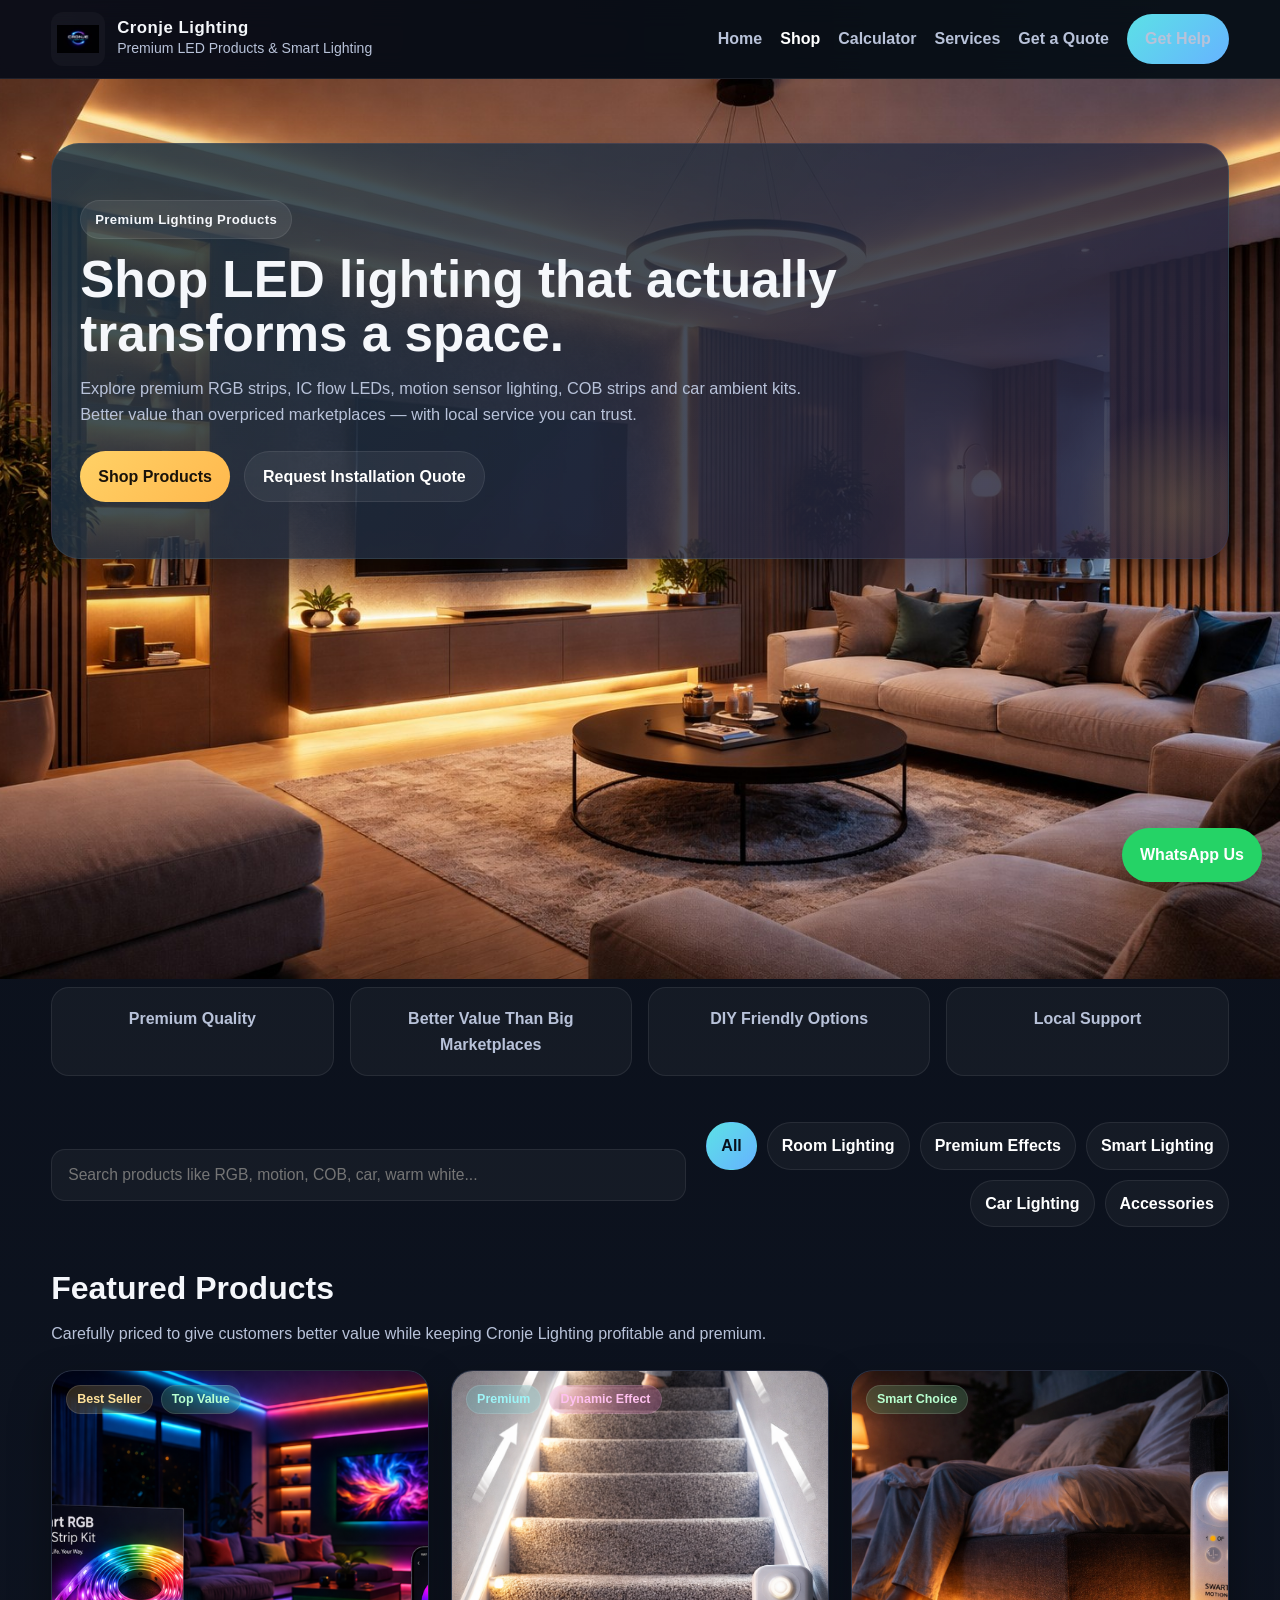
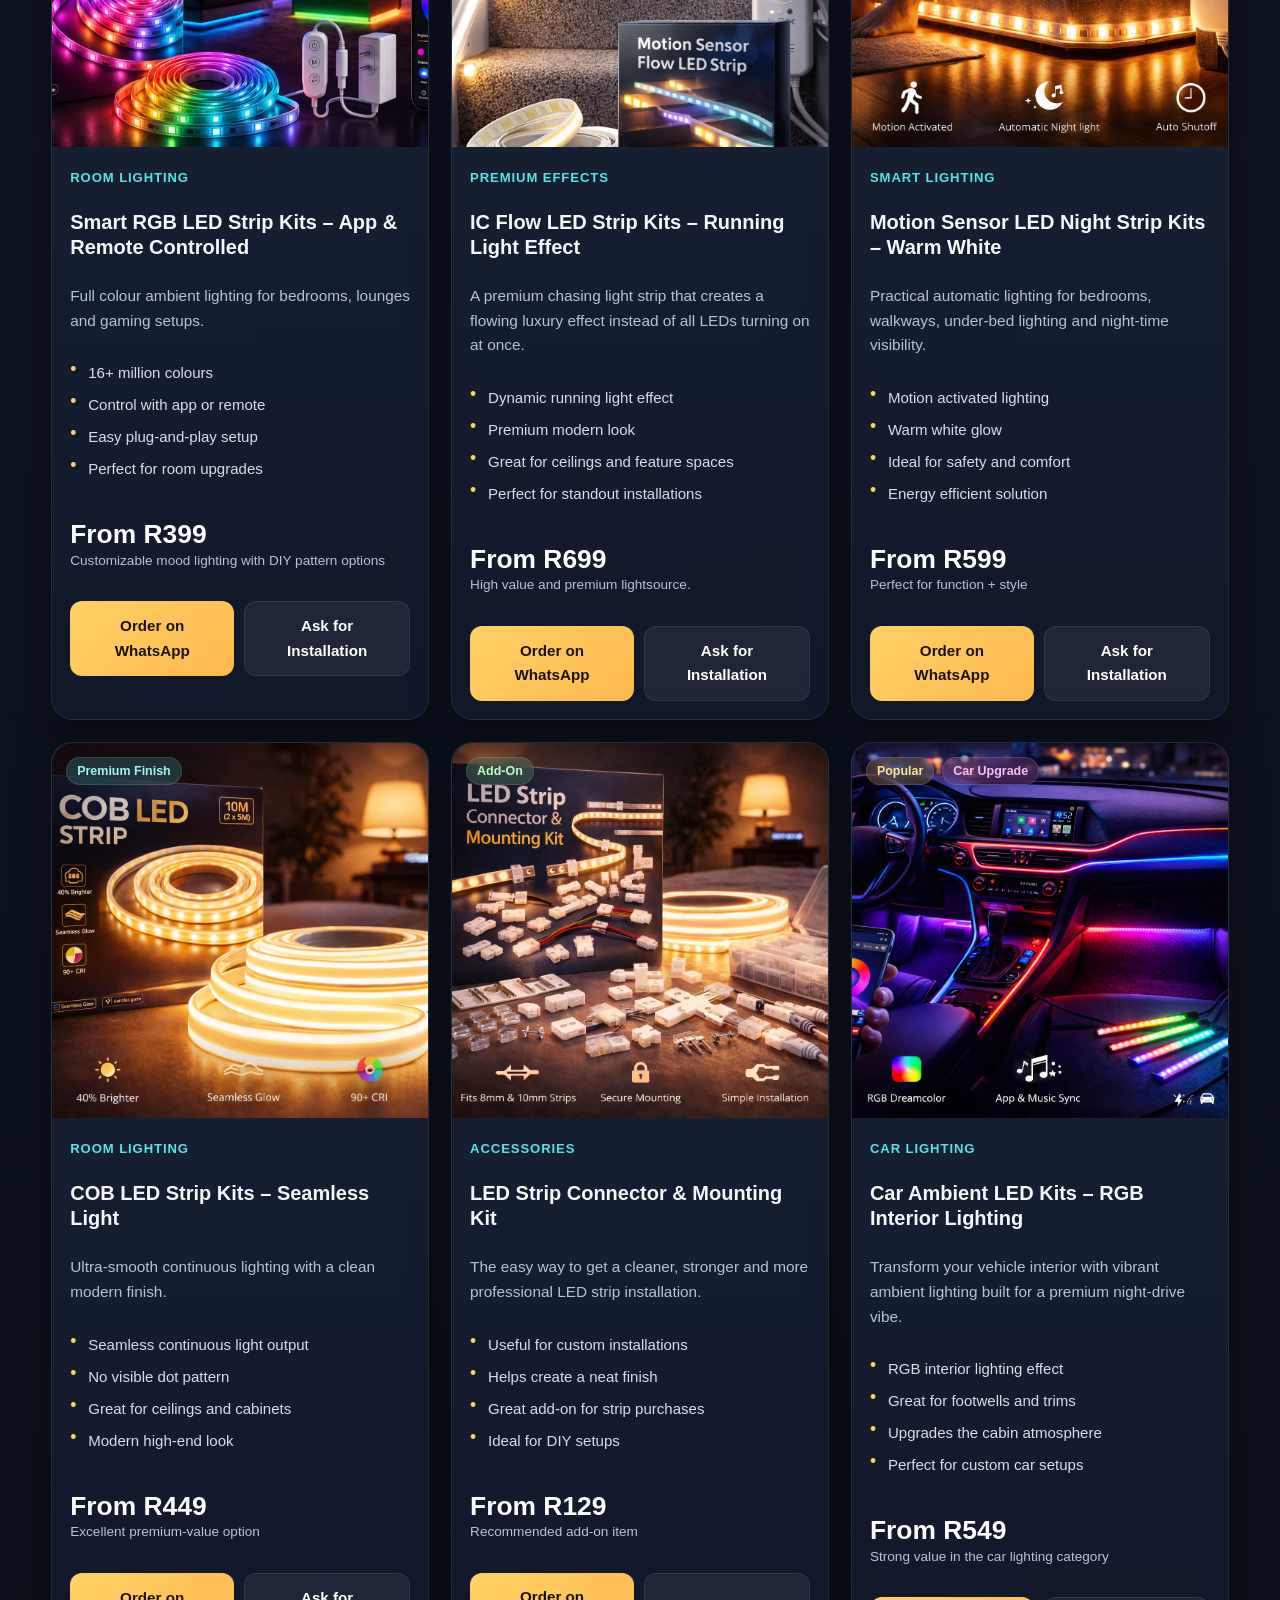
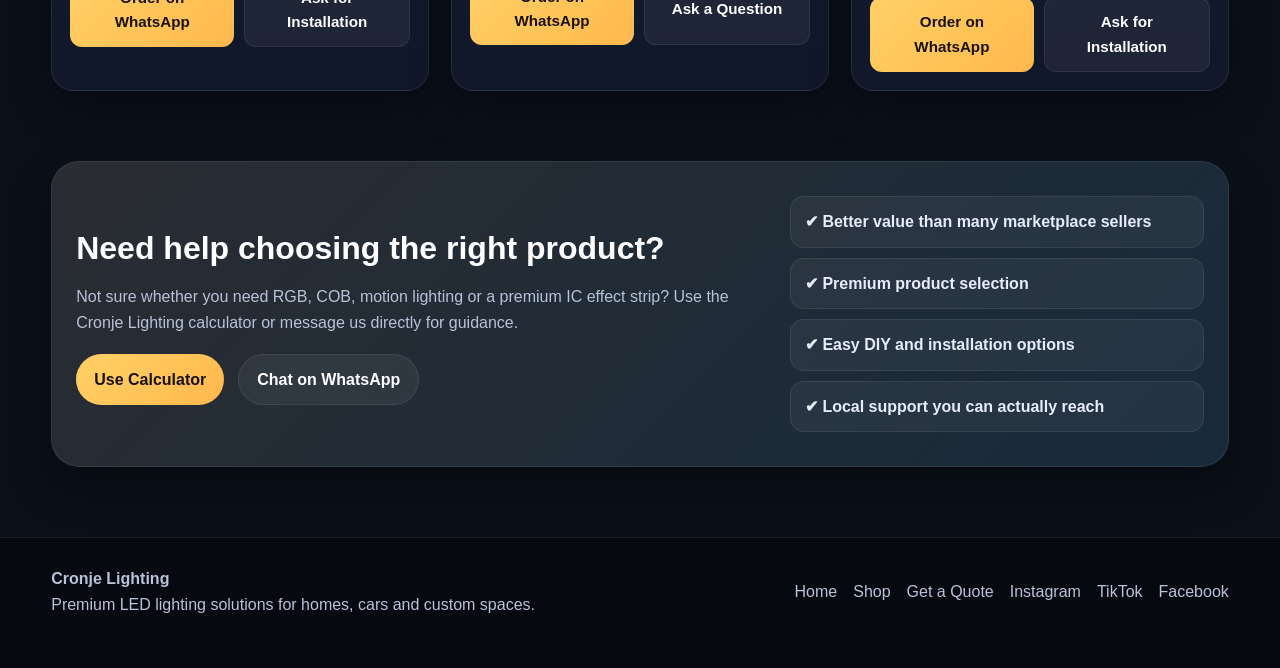
<file: shop.html>
<!DOCTYPE html>
<html lang="en">
<head>
  <meta charset="UTF-8" />
  <meta name="viewport" content="width=device-width, initial-scale=1.0" />
  <title>Shop | Cronje Lighting</title>
  <meta
    name="description"
    content="Shop premium LED lighting products from Cronje Lighting. RGB strips, IC flow LEDs, motion sensor lights, COB strips, car ambient kits and more."
  />
  <link rel="canonical" href="https://cronjelighting.co.za/shop.html" />
  <link rel="stylesheet" href="style.css" />

  <style>
    :root {
      --bg: #0b0f19;
      --bg-2: #12192b;
      --card: #161f33;
      --card-2: #1c2740;
      --text: #f5f7fb;
      --muted: #b8c2d9;
      --line: rgba(255,255,255,0.08);
      --gold: #ffd166;
      --blue: #66b3ff;
      --cyan: #5ce1e6;
      --green: #78f0a4;
      --pink: #ff6bd6;
      --red: #ff6b6b;
      --shadow: 0 18px 40px rgba(0,0,0,0.35);
      --radius: 18px;
      --radius-sm: 12px;
      --max: 1280px;
    }

    * {
      box-sizing: border-box;
      margin: 0;
      padding: 0;
    }

    html {
      scroll-behavior: smooth;
    }

    body {
      font-family: Arial, Helvetica, sans-serif;
      background:
        radial-gradient(circle at top right, rgba(92,225,230,0.12), transparent 20%),
        radial-gradient(circle at top left, rgba(255,107,214,0.10), transparent 20%),
        linear-gradient(180deg, #0a0f18 0%, #0d1320 45%, #0a0f18 100%);
      color: var(--text);
      line-height: 1.6;
    }

    a {
      color: inherit;
      text-decoration: none;
    }

    img {
      width: 100%;
      display: block;
    }

    .container {
      width: min(92%, var(--max));
      margin: 0 auto;
    }

    .sticky-whatsapp {
      position: fixed;
      right: 18px;
      bottom: 18px;
      z-index: 999;
      background: #25d366;
      color: #fff;
      padding: 14px 18px;
      border-radius: 999px;
      font-weight: 700;
      box-shadow: var(--shadow);
      transition: transform 0.25s ease, opacity 0.25s ease;
    }

    .sticky-whatsapp:hover {
      transform: translateY(-2px);
    }

    .site-header {
      position: sticky;
      top: 0;
      z-index: 1000;
      backdrop-filter: blur(14px);
      background: rgba(8, 12, 20, 0.78);
      border-bottom: 1px solid var(--line);
    }

    .nav {
      width: min(92%, var(--max));
      margin: 0 auto;
      min-height: 78px;
      display: flex;
      align-items: center;
      justify-content: space-between;
      gap: 20px;
    }

    .logo-wrap {
      display: flex;
      align-items: center;
      gap: 12px;
      min-width: 0;
    }

    .logo {
      width: 54px;
      height: 54px;
      object-fit: contain;
      border-radius: 12px;
      background: rgba(255,255,255,0.03);
      padding: 6px;
    }

    .brand-text {
      min-width: 0;
    }

    .brand-text h1 {
      font-size: 1.05rem;
      line-height: 1.1;
      letter-spacing: 0.5px;
    }

    .brand-text p {
      color: var(--muted);
      font-size: 0.88rem;
    }

    .nav-links {
      display: flex;
      align-items: center;
      gap: 18px;
      flex-wrap: wrap;
    }

    .nav-links a {
      color: var(--muted);
      font-weight: 600;
      transition: color 0.2s ease;
    }

    .nav-links a:hover,
    .nav-links a.active {
      color: #fff;
    }

    .nav-cta {
      padding: 12px 18px;
      border-radius: 999px;
      background: linear-gradient(135deg, var(--cyan), var(--blue));
      color: #08101b;
      font-weight: 800;
      white-space: nowrap;
    }

    .hero {
      padding: 64px 0 34px;
    }

    .hero-box {
      position: relative;
      overflow: hidden;
      border: 1px solid var(--line);
      border-radius: 28px;
      padding: 56px 28px;
      background:
        linear-gradient(135deg, rgba(92,225,230,0.12), rgba(255,107,214,0.08)),
        rgba(19, 26, 43, 0.82);
      box-shadow: var(--shadow);
    }

    .hero-box::before {
      content: "";
      position: absolute;
      inset: auto -60px -60px auto;
      width: 220px;
      height: 220px;
      background: radial-gradient(circle, rgba(255,209,102,0.18), transparent 65%);
      pointer-events: none;
    }

    .hero-tag {
      display: inline-block;
      padding: 8px 14px;
      border-radius: 999px;
      font-size: 0.82rem;
      font-weight: 800;
      letter-spacing: 0.4px;
      background: rgba(255,255,255,0.08);
      border: 1px solid rgba(255,255,255,0.08);
      margin-bottom: 14px;
    }

    .hero h2 {
      font-size: clamp(2rem, 4vw, 3.8rem);
      line-height: 1.05;
      margin-bottom: 14px;
      max-width: 780px;
    }

    .hero p {
      color: var(--muted);
      max-width: 760px;
      font-size: 1.02rem;
      margin-bottom: 24px;
    }

    .hero-actions {
      display: flex;
      flex-wrap: wrap;
      gap: 14px;
    }

    .btn {
      display: inline-flex;
      align-items: center;
      justify-content: center;
      min-height: 48px;
      padding: 12px 18px;
      border-radius: 999px;
      font-weight: 800;
      transition: transform 0.2s ease, opacity 0.2s ease;
    }

    .btn:hover {
      transform: translateY(-2px);
    }

    .btn-primary {
      background: linear-gradient(135deg, var(--gold), #ffb84d);
      color: #18120a;
    }

    .btn-secondary {
      background: rgba(255,255,255,0.06);
      border: 1px solid var(--line);
      color: #fff;
    }

    .trust-bar {
      padding: 8px 0 28px;
    }

    .trust-grid {
      display: grid;
      grid-template-columns: repeat(4, 1fr);
      gap: 16px;
    }

    .trust-item {
      background: rgba(255,255,255,0.04);
      border: 1px solid var(--line);
      border-radius: var(--radius);
      padding: 18px;
      text-align: center;
      color: var(--muted);
      font-weight: 700;
    }

    .controls {
      padding: 18px 0 18px;
    }

    .controls-wrap {
      display: grid;
      grid-template-columns: 1.2fr 1fr;
      gap: 14px;
      align-items: center;
    }

    .search-box input {
      width: 100%;
      min-height: 52px;
      border-radius: 14px;
      border: 1px solid var(--line);
      background: rgba(255,255,255,0.04);
      color: #fff;
      padding: 0 16px;
      outline: none;
      font-size: 0.98rem;
    }

    .filters {
      display: flex;
      flex-wrap: wrap;
      gap: 10px;
      justify-content: flex-end;
    }

    .filter-btn {
      min-height: 44px;
      padding: 10px 14px;
      border-radius: 999px;
      border: 1px solid var(--line);
      background: rgba(255,255,255,0.04);
      color: #fff;
      cursor: pointer;
      font-weight: 700;
      transition: all 0.2s ease;
    }

    .filter-btn:hover,
    .filter-btn.active {
      background: linear-gradient(135deg, var(--cyan), var(--blue));
      color: #08101b;
      border-color: transparent;
    }

    .shop-section {
      padding: 18px 0 70px;
    }

    .section-head {
      margin-bottom: 24px;
    }

    .section-head h3 {
      font-size: 2rem;
      margin-bottom: 6px;
    }

    .section-head p {
      color: var(--muted);
    }

    .product-grid {
      display: grid;
      grid-template-columns: repeat(3, 1fr);
      gap: 22px;
    }

    .product-card {
      background: linear-gradient(180deg, rgba(26,36,58,0.95), rgba(18,25,43,0.95));
      border: 1px solid var(--line);
      border-radius: 22px;
      overflow: hidden;
      box-shadow: var(--shadow);
      display: flex;
      flex-direction: column;
      min-height: 100%;
      transition: transform 0.25s ease, border-color 0.25s ease;
    }

    .product-card:hover {
      transform: translateY(-6px);
      border-color: rgba(92,225,230,0.25);
    }

    .product-image-wrap {
      position: relative;
      aspect-ratio: 1 / 1;
      overflow: hidden;
      background: #0d1424;
    }

    .product-image-wrap img {
      height: 100%;
      object-fit: cover;
    }

    .badge-row {
      position: absolute;
      top: 14px;
      left: 14px;
      display: flex;
      gap: 8px;
      flex-wrap: wrap;
      z-index: 2;
    }

    .badge {
      padding: 7px 10px;
      border-radius: 999px;
      font-size: 0.78rem;
      font-weight: 800;
      line-height: 1;
      backdrop-filter: blur(10px);
      border: 1px solid rgba(255,255,255,0.12);
    }

    .badge.best {
      background: rgba(255, 209, 102, 0.18);
      color: #ffe29b;
    }

    .badge.premium {
      background: rgba(92, 225, 230, 0.18);
      color: #9ef5f8;
    }

    .badge.value {
      background: rgba(120, 240, 164, 0.18);
      color: #b8ffd0;
    }

    .badge.new {
      background: rgba(255, 107, 214, 0.18);
      color: #ffc0ef;
    }

    .product-content {
      padding: 20px 18px 18px;
      display: flex;
      flex-direction: column;
      gap: 14px;
      flex: 1;
    }

    .product-category {
      font-size: 0.82rem;
      text-transform: uppercase;
      letter-spacing: 0.9px;
      color: var(--cyan);
      font-weight: 800;
    }

    .product-title {
      font-size: 1.25rem;
      line-height: 1.25;
      font-weight: 800;
    }

    .product-desc {
      color: var(--muted);
      font-size: 0.96rem;
    }

    .features {
      list-style: none;
      display: grid;
      gap: 8px;
    }

    .features li {
      color: #d7deee;
      font-size: 0.94rem;
      position: relative;
      padding-left: 18px;
    }

    .features li::before {
      content: "•";
      position: absolute;
      left: 0;
      color: var(--gold);
      font-size: 1.1rem;
      line-height: 1;
    }

    .price-row {
      margin-top: auto;
      display: flex;
      align-items: center;
      justify-content: space-between;
      gap: 10px;
      flex-wrap: wrap;
    }

    .price {
      font-size: 1.65rem;
      font-weight: 900;
      color: #fff;
    }

    .price-note {
      color: var(--muted);
      font-size: 0.85rem;
      margin-top: -6px;
    }

    .product-actions {
      display: flex;
      gap: 10px;
      flex-wrap: wrap;
    }

    .product-btn {
      flex: 1;
      min-width: 145px;
      text-align: center;
      padding: 12px 14px;
      border-radius: 12px;
      font-weight: 800;
      font-size: 0.95rem;
    }

    .btn-order {
      background: linear-gradient(135deg, var(--gold), #ffb84d);
      color: #18120a;
    }

    .btn-enquire {
      background: rgba(255,255,255,0.06);
      border: 1px solid var(--line);
      color: #fff;
    }

    .empty-state {
      display: none;
      text-align: center;
      padding: 40px 20px 10px;
      color: var(--muted);
      font-size: 1rem;
    }

    .promo {
      padding: 0 0 70px;
    }

    .promo-box {
      border-radius: 28px;
      overflow: hidden;
      border: 1px solid var(--line);
      background:
        linear-gradient(135deg, rgba(255,209,102,0.10), rgba(92,225,230,0.08)),
        rgba(20,28,46,0.95);
      padding: 34px 24px;
      box-shadow: var(--shadow);
      display: grid;
      grid-template-columns: 1.25fr 0.75fr;
      gap: 24px;
      align-items: center;
    }

    .promo h3 {
      font-size: 2rem;
      margin-bottom: 10px;
    }

    .promo p {
      color: var(--muted);
      max-width: 760px;
      margin-bottom: 18px;
    }

    .promo-points {
      display: grid;
      gap: 10px;
    }

    .promo-points div {
      padding: 12px 14px;
      border-radius: 14px;
      background: rgba(255,255,255,0.05);
      border: 1px solid var(--line);
      font-weight: 700;
      color: #e7edfa;
    }

    .footer {
      border-top: 1px solid var(--line);
      background: rgba(5, 8, 14, 0.75);
      padding: 28px 0 50px;
    }

    .footer-grid {
      display: grid;
      grid-template-columns: 1fr auto;
      gap: 20px;
      align-items: center;
    }

    .footer p,
    .footer a {
      color: var(--muted);
    }

    .footer-links {
      display: flex;
      gap: 16px;
      flex-wrap: wrap;
    }

    @media (max-width: 1080px) {
      .product-grid {
        grid-template-columns: repeat(2, 1fr);
      }

      .trust-grid,
      .promo-box,
      .controls-wrap {
        grid-template-columns: 1fr;
      }

      .filters {
        justify-content: flex-start;
      }
    }

    @media (max-width: 760px) {
      .nav {
        flex-wrap: wrap;
        padding: 14px 0;
      }

      .nav-links {
        width: 100%;
        justify-content: center;
      }

      .hero-box {
        padding: 40px 20px;
      }

      .product-grid {
        grid-template-columns: 1fr;
      }

      .trust-grid {
        grid-template-columns: 1fr 1fr;
      }

      .footer-grid {
        grid-template-columns: 1fr;
      }

      .footer-links {
        justify-content: flex-start;
      }

      .product-actions {
        flex-direction: column;
      }

      .product-btn {
        width: 100%;
      }
    }
  </style>
</head>
<body>

  <a class="sticky-whatsapp" href="https://wa.me/27765712206?text=Hi%20Cronje%20Lighting%2C%20I%20would%20like%20help%20with%20a%20product%20order." target="_blank" rel="noopener noreferrer">
    WhatsApp Us
  </a>

  <header class="site-header">
    <nav class="nav">
      <div class="logo-wrap">
        <a href="index.html">
          <img src="./Images/logo.png" alt="Cronje Lighting Logo" class="logo" />
        </a>
        <div class="brand-text">
          <h1>Cronje Lighting</h1>
          <p>Premium LED Products & Smart Lighting</p>
        </div>
      </div>

      <div class="nav-links">
        <a href="index.html">Home</a>
        <a href="shop.html" class="active">Shop</a>
        <a href="index.html#calculator">Calculator</a>
        <a href="index.html#services">Services</a>
        <a href="index.html#quote">Get a Quote</a>
        <a href="https://wa.me/27765712206?text=Hi%20Cronje%20Lighting%2C%20I%20would%20like%20help%20choosing%20the%20right%20lighting." class="nav-cta" target="_blank" rel="noopener noreferrer">Get Help</a>
      </div>
    </nav>
  </header>

  <main>
    <section class="hero">
      <div class="container">
        <div class="hero-box">
          <span class="hero-tag">Premium Lighting Products</span>
          <h2>Shop LED lighting that actually transforms a space.</h2>
          <p>
            Explore premium RGB strips, IC flow LEDs, motion sensor lighting, COB strips and car ambient kits.
            Better value than overpriced marketplaces — with local service you can trust.
          </p>

          <div class="hero-actions">
            <a href="#products" class="btn btn-primary">Shop Products</a>
            <a href="index.html#quote" class="btn btn-secondary">Request Installation Quote</a>
          </div>
        </div>
      </div>
    </section>

    <section class="trust-bar">
      <div class="container">
        <div class="trust-grid">
          <div class="trust-item">Premium Quality</div>
          <div class="trust-item">Better Value Than Big Marketplaces</div>
          <div class="trust-item">DIY Friendly Options</div>
          <div class="trust-item">Local Support</div>
        </div>
      </div>
    </section>

    <section class="controls" id="products">
      <div class="container">
        <div class="controls-wrap">
          <div class="search-box">
            <input
              type="text"
              id="productSearch"
              placeholder="Search products like RGB, motion, COB, car, warm white..."
              aria-label="Search products"
            />
          </div>

          <div class="filters">
            <button class="filter-btn active" data-filter="all">All</button>
            <button class="filter-btn" data-filter="room">Room Lighting</button>
            <button class="filter-btn" data-filter="premium">Premium Effects</button>
            <button class="filter-btn" data-filter="smart">Smart Lighting</button>
            <button class="filter-btn" data-filter="car">Car Lighting</button>
            <button class="filter-btn" data-filter="accessories">Accessories</button>
          </div>
        </div>
      </div>
    </section>

    <section class="shop-section">
      <div class="container">
        <div class="section-head">
          <h3>Featured Products</h3>
          <p>Carefully priced to give customers better value while keeping Cronje Lighting profitable and premium.</p>
        </div>

        <div class="product-grid" id="productGrid">

          <!-- PRODUCT 1 -->
          <article class="product-card" data-category="room smart">
            <div class="product-image-wrap">
              <div class="badge-row">
                <span class="badge best">Best Seller</span>
                <span class="badge value">Top Value</span>
              </div>
              <img src="./Images/product-rgb-strip.jpg" alt="Smart RGB LED Strip Kit 5m" />
            </div>
            <div class="product-content">
              <div class="product-category">Room Lighting</div>
              <h4 class="product-title">Smart RGB LED Strip Kits – App & Remote Controlled</h4>
              <p class="product-desc">
                Full colour ambient lighting for bedrooms, lounges and gaming setups.
              </p>
              <ul class="features">
                <li>16+ million colours</li>
                <li>Control with app or remote</li>
                <li>Easy plug-and-play setup</li>
                <li>Perfect for room upgrades</li>
              </ul>
              <div>
                <div class="price">From R399</div>
                <div class="price-note">Customizable mood lighting with DIY pattern options</div>
              </div>
              <div class="product-actions">
                <a
                  class="product-btn btn-order"
                  href="https://wa.me/27765712206?text=Hi%20Cronje%20Lighting%2C%20I%20want%20to%20order%20the%20Smart%20RGB%20LED%20Strip%20Kit%20(5m)%20for%20R399."
                  target="_blank"
                  rel="noopener noreferrer"
                >
                  Order on WhatsApp
                </a>
                <a
                  class="product-btn btn-enquire"
                  href="index.html#quote"
                >
                  Ask for Installation
                </a>
              </div>
            </div>
          </article>

          <!-- PRODUCT 2 -->
          <article class="product-card" data-category="room premium">
            <div class="product-image-wrap">
              <div class="badge-row">
                <span class="badge premium">Premium</span>
                <span class="badge new">Dynamic Effect</span>
              </div>
              <img src="./Images/product-ic-flow.jpg" alt="IC Flow LED Strip 5m Running Light Effect" />
            </div>
            <div class="product-content">
              <div class="product-category">Premium Effects</div>
              <h4 class="product-title">IC Flow LED Strip Kits – Running Light Effect</h4>
              <p class="product-desc">
                A premium chasing light strip that creates a flowing luxury effect instead of all LEDs turning on at once.
              </p>
              <ul class="features">
                <li>Dynamic running light effect</li>
                <li>Premium modern look</li>
                <li>Great for ceilings and feature spaces</li>
                <li>Perfect for standout installations</li>
              </ul>
              <div>
                <div class="price">From R699</div>
                <div class="price-note">High value and premium lightsource.</div>
              </div>
              <div class="product-actions">
                <a
                  class="product-btn btn-order"
                  href="https://wa.me/27765712206?text=Hi%20Cronje%20Lighting%2C%20I%20want%20to%20order%20the%20IC%20Flow%20LED%20Strip%20(5m)%20for%20R699."
                  target="_blank"
                  rel="noopener noreferrer"
                >
                  Order on WhatsApp
                </a>
                <a
                  class="product-btn btn-enquire"
                  href="index.html#quote"
                >
                  Ask for Installation
                </a>
              </div>
            </div>
          </article>

          <!-- PRODUCT 3 -->
          <article class="product-card" data-category="room smart">
            <div class="product-image-wrap">
              <div class="badge-row">
                <span class="badge value">Smart Choice</span>
              </div>
              <img src="./Images/product-motion-strip.jpg" alt="Motion Sensor LED Night Strip 5m Warm White" />
            </div>
            <div class="product-content">
              <div class="product-category">Smart Lighting</div>
              <h4 class="product-title">Motion Sensor LED Night Strip Kits – Warm White</h4>
              <p class="product-desc">
                Practical automatic lighting for bedrooms, walkways, under-bed lighting and night-time visibility.
              </p>
              <ul class="features">
                <li>Motion activated lighting</li>
                <li>Warm white glow</li>
                <li>Ideal for safety and comfort</li>
                <li>Energy efficient solution</li>
              </ul>
              <div>
                <div class="price">From R599</div>
                <div class="price-note">Perfect for function + style</div>
              </div>
              <div class="product-actions">
                <a
                  class="product-btn btn-order"
                  href="https://wa.me/27765712206?text=Hi%20Cronje%20Lighting%2C%20I%20want%20to%20order%20the%20Motion%20Sensor%20LED%20Night%20Strip%20(5m)%20for%20R599."
                  target="_blank"
                  rel="noopener noreferrer"
                >
                  Order on WhatsApp
                </a>
                <a
                  class="product-btn btn-enquire"
                  href="index.html#quote"
                >
                  Ask for Installation
                </a>
              </div>
            </div>
          </article>

          <!-- PRODUCT 4 -->
          <article class="product-card" data-category="room premium">
            <div class="product-image-wrap">
              <div class="badge-row">
                <span class="badge premium">Premium Finish</span>
              </div>
              <img src="./Images/product-cob-strip.jpg" alt="COB LED Strip 5m Seamless Light" />
            </div>
            <div class="product-content">
              <div class="product-category">Room Lighting</div>
              <h4 class="product-title">COB LED Strip Kits – Seamless Light</h4>
              <p class="product-desc">
                Ultra-smooth continuous lighting with a clean modern finish.
              </p>
              <ul class="features">
                <li>Seamless continuous light output</li>
                <li>No visible dot pattern</li>
                <li>Great for ceilings and cabinets</li>
                <li>Modern high-end look</li>
              </ul>
              <div>
                <div class="price">From R449</div>
                <div class="price-note">Excellent premium-value option</div>
              </div>
              <div class="product-actions">
                <a
                  class="product-btn btn-order"
                  href="https://wa.me/27765712206?text=Hi%20Cronje%20Lighting%2C%20I%20want%20to%20order%20the%20COB%20LED%20Strip%20(5m)%20for%20R449."
                  target="_blank"
                  rel="noopener noreferrer"
                >
                  Order on WhatsApp
                </a>
                <a
                  class="product-btn btn-enquire"
                  href="index.html#quote"
                >
                  Ask for Installation
                </a>
              </div>
            </div>
          </article>

          <!-- PRODUCT 5 -->
          <article class="product-card" data-category="accessories">
            <div class="product-image-wrap">
              <div class="badge-row">
                <span class="badge value">Add-On</span>
              </div>
              <img src="./Images/product-connector-kit.jpg" alt="LED Strip Connector and Mounting Kit" />
            </div>
            <div class="product-content">
              <div class="product-category">Accessories</div>
              <h4 class="product-title">LED Strip Connector & Mounting Kit</h4>
              <p class="product-desc">
                The easy way to get a cleaner, stronger and more professional LED strip installation.
              </p>
              <ul class="features">
                <li>Useful for custom installations</li>
                <li>Helps create a neat finish</li>
                <li>Great add-on for strip purchases</li>
                <li>Ideal for DIY setups</li>
              </ul>
              <div>
                <div class="price">From R129</div>
                <div class="price-note">Recommended add-on item</div>
              </div>
              <div class="product-actions">
                <a
                  class="product-btn btn-order"
                  href="https://wa.me/27765712206?text=Hi%20Cronje%20Lighting%2C%20I%20want%20to%20order%20the%20LED%20Strip%20Connector%20%26%20Mounting%20Kit%20for%20R129."
                  target="_blank"
                  rel="noopener noreferrer"
                >
                  Order on WhatsApp
                </a>
                <a
                  class="product-btn btn-enquire"
                  href="index.html#quote"
                >
                  Ask a Question
                </a>
              </div>
            </div>
          </article>

          <!-- PRODUCT 6 -->
          <article class="product-card" data-category="car smart">
            <div class="product-image-wrap">
              <div class="badge-row">
                <span class="badge best">Popular</span>
                <span class="badge new">Car Upgrade</span>
              </div>
              <img src="./Images/product-car-ambient.jpg" alt="Car Ambient LED Kit RGB Interior Lighting" />
            </div>
            <div class="product-content">
              <div class="product-category">Car Lighting</div>
              <h4 class="product-title">Car Ambient LED Kits – RGB Interior Lighting</h4>
              <p class="product-desc">
                Transform your vehicle interior with vibrant ambient lighting built for a premium night-drive vibe.
              </p>
              <ul class="features">
                <li>RGB interior lighting effect</li>
                <li>Great for footwells and trims</li>
                <li>Upgrades the cabin atmosphere</li>
                <li>Perfect for custom car setups</li>
              </ul>
              <div>
                <div class="price">From R549</div>
                <div class="price-note">Strong value in the car lighting category</div>
              </div>
              <div class="product-actions">
                <a
                  class="product-btn btn-order"
                  href="https://wa.me/27765712206?text=Hi%20Cronje%20Lighting%2C%20I%20want%20to%20order%20the%20Car%20Ambient%20LED%20Kit%20for%20R549."
                  target="_blank"
                  rel="noopener noreferrer"
                >
                  Order on WhatsApp
                </a>
                <a
                  class="product-btn btn-enquire"
                  href="index.html#quote"
                >
                  Ask for Installation
                </a>
              </div>
            </div>
          </article>

        </div>

        <div class="empty-state" id="emptyState">
          No products matched your search. Try another word or choose a different filter.
        </div>
      </div>
    </section>

    <section class="promo">
      <div class="container">
        <div class="promo-box">
          <div>
            <h3>Need help choosing the right product?</h3>
            <p>
              Not sure whether you need RGB, COB, motion lighting or a premium IC effect strip?
              Use the Cronje Lighting calculator or message us directly for guidance.
            </p>
            <div class="hero-actions">
              <a href="index.html#calculator" class="btn btn-primary">Use Calculator</a>
              <a href="https://wa.me/27765712206?text=Hi%20Cronje%20Lighting%2C%20I%20need%20help%20choosing%20the%20right%20product." class="btn btn-secondary" target="_blank" rel="noopener noreferrer">Chat on WhatsApp</a>
            </div>
          </div>

          <div class="promo-points">
            <div>✔ Better value than many marketplace sellers</div>
            <div>✔ Premium product selection</div>
            <div>✔ Easy DIY and installation options</div>
            <div>✔ Local support you can actually reach</div>
          </div>
        </div>
      </div>
    </section>
  </main>

  <footer class="footer">
    <div class="container footer-grid">
      <div>
        <p><strong>Cronje Lighting</strong></p>
        <p>Premium LED lighting solutions for homes, cars and custom spaces.</p>
      </div>

      <div class="footer-links">
        <a href="index.html">Home</a>
        <a href="shop.html">Shop</a>
        <a href="index.html#quote">Get a Quote</a>
        <a href="https://www.instagram.com/CronjeLighting" target="_blank" rel="noopener noreferrer">Instagram</a>
        <a href="https://www.tiktok.com/@CronjeLighting" target="_blank" rel="noopener noreferrer">TikTok</a>
        <a href="https://www.facebook.com/CronjeLighting" target="_blank" rel="noopener noreferrer">Facebook</a>
      </div>
    </div>
  </footer>

  <script>
    const filterButtons = document.querySelectorAll(".filter-btn");
    const productCards = document.querySelectorAll(".product-card");
    const searchInput = document.getElementById("productSearch");
    const emptyState = document.getElementById("emptyState");

    let currentFilter = "all";

    function filterProducts() {
      const query = searchInput.value.trim().toLowerCase();
      let visibleCount = 0;

      productCards.forEach(card => {
        const categories = card.dataset.category.toLowerCase();
        const text = card.innerText.toLowerCase();

        const matchesFilter = currentFilter === "all" || categories.includes(currentFilter);
        const matchesSearch = text.includes(query);

        if (matchesFilter && matchesSearch) {
          card.style.display = "flex";
          visibleCount++;
        } else {
          card.style.display = "none";
        }
      });

      emptyState.style.display = visibleCount === 0 ? "block" : "none";
    }

    filterButtons.forEach(button => {
      button.addEventListener("click", () => {
        filterButtons.forEach(btn => btn.classList.remove("active"));
        button.classList.add("active");
        currentFilter = button.dataset.filter;
        filterProducts();
      });
    });

    searchInput.addEventListener("input", filterProducts);
  </script>
</body>
</html>
</file>
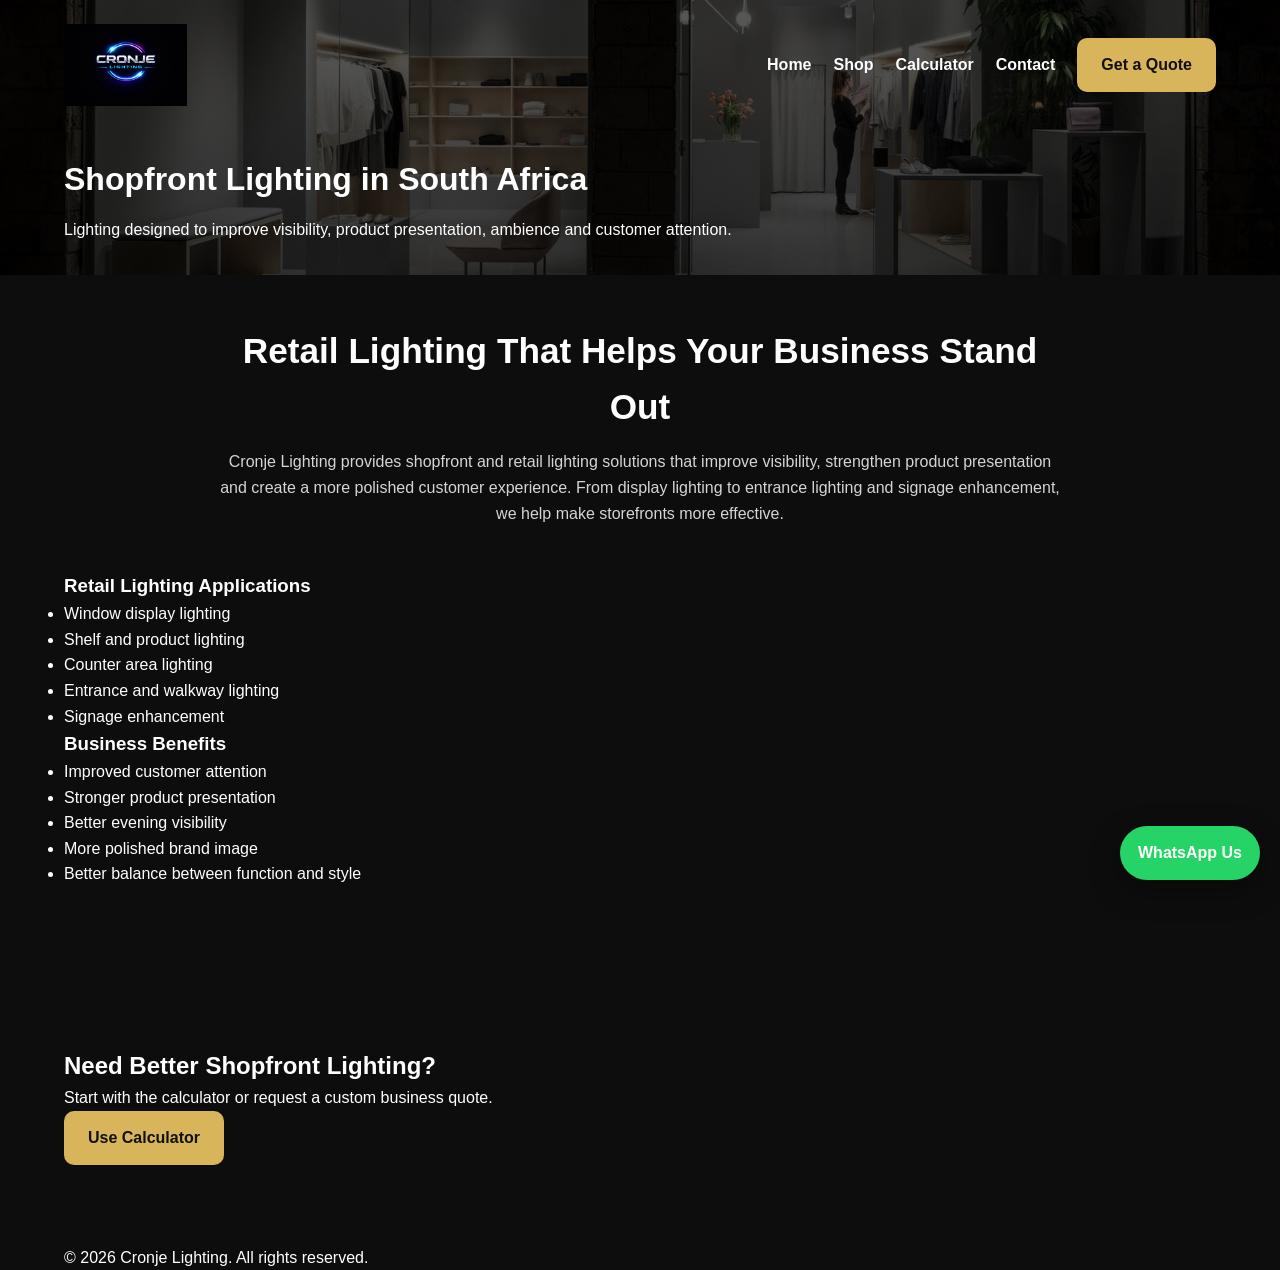
<file: shopfront-lighting.html>
<!DOCTYPE html>
<html lang="en">
<head>
  <meta charset="UTF-8" />
  <meta name="viewport" content="width=device-width, initial-scale=1.0" />

  <title>Shopfront Lighting South Africa | Retail Display & Storefront Lighting | Cronje Lighting</title>
  <meta
    name="description"
    content="Cronje Lighting provides shopfront lighting in South Africa including display lighting, shelf lighting, entrance lighting, walkway lighting and signage support for retail spaces and storefronts."
  />
  <meta
    name="keywords"
    content="shopfront lighting South Africa, retail lighting, storefront lighting, display lighting, shelf lighting, signage lighting, entrance lighting, shop lighting, store lighting, Cronje Lighting"
  />
  <meta name="author" content="Cronje Lighting" />
  <meta name="robots" content="index, follow, max-image-preview:large" />
  <meta name="googlebot" content="index, follow" />
  <meta name="theme-color" content="#0d0d0d" />

  <link rel="canonical" href="https://cronjelighting.co.za/shopfront-lighting.html" />
  <link rel="icon" type="image/png" href="/favicon.png" />
  <link rel="apple-touch-icon" href="/favicon.png" />

  <meta property="og:type" content="website" />
  <meta property="og:title" content="Shopfront Lighting South Africa | Cronje Lighting" />
  <meta
    property="og:description"
    content="Lighting designed to improve visibility, product presentation, ambience and customer attention."
  />
  <meta property="og:url" content="https://cronjelighting.co.za/shopfront-lighting.html" />
  <meta property="og:site_name" content="Cronje Lighting" />
  <meta property="og:image" content="https://cronjelighting.co.za/Images/shopfront-lighting.jpg" />

  <meta name="twitter:card" content="summary_large_image" />
  <meta name="twitter:title" content="Shopfront Lighting South Africa | Cronje Lighting" />
  <meta
    name="twitter:description"
    content="Retail and storefront lighting solutions for better visibility, product presentation and customer attention."
  />
  <meta name="twitter:image" content="https://cronjelighting.co.za/Images/shopfront-lighting.jpg" />

  <script type="application/ld+json">
  {
    "@context": "https://schema.org",
    "@type": "Service",
    "serviceType": "Shopfront Lighting",
    "name": "Shopfront Lighting",
    "provider": {
      "@type": "LocalBusiness",
      "name": "Cronje Lighting",
      "url": "https://cronjelighting.co.za/",
      "telephone": "+27765712206",
      "email": "cronjelighting@gmail.com"
    },
    "areaServed": ["Pretoria", "Johannesburg", "Gauteng", "South Africa"],
    "url": "https://cronjelighting.co.za/shopfront-lighting.html",
    "description": "Shopfront and retail lighting solutions including shelving, display windows, entrance lighting and signage lighting."
  }
  </script>

  <link rel="stylesheet" href="style.css" />
</head>
<body>

  <a class="sticky-whatsapp" href="https://wa.me/27765712206" target="_blank" rel="noopener noreferrer" aria-label="Chat with Cronje Lighting on WhatsApp">WhatsApp Us</a>

  <header class="page-hero" style="background-image: url('./Images/shopfront-lighting.jpg');">
    <div class="overlay">
      <nav class="navbar">
        <div class="logo-area">
          <a href="index.html" aria-label="Cronje Lighting home"><img src="./Images/logo.png" alt="Cronje Lighting Logo" class="logo" /></a>
        </div>
        <button class="menu-toggle" id="menuToggle" aria-label="Open menu" aria-expanded="false" aria-controls="navMenu" type="button">☰</button>
        <div class="nav-menu" id="navMenu">
          <a href="index.html">Home</a>
          <a href="shop.html">Shop</a>
          <a href="index.html#calculator">Calculator</a>
          <a href="index.html#contact">Contact</a>
          <a href="index.html" class="quote-btn">Get a Quote</a>
        </div>
      </nav>

      <div class="container">
        <h1>Shopfront Lighting in South Africa</h1>
        <p>Lighting designed to improve visibility, product presentation, ambience and customer attention.</p>
      </div>
    </div>
  </header>

  <section class="section">
    <div class="container">
      <div class="section-heading">
        <h2>Retail Lighting That Helps Your Business Stand Out</h2>
        <p>
          Cronje Lighting provides shopfront and retail lighting solutions that improve visibility,
          strengthen product presentation and create a more polished customer experience. From display
          lighting to entrance lighting and signage enhancement, we help make storefronts more effective.
        </p>
      </div>

      <div class="info-grid">
        <div class="info-card">
          <h3>Retail Lighting Applications</h3>
          <ul>
            <li>Window display lighting</li>
            <li>Shelf and product lighting</li>
            <li>Counter area lighting</li>
            <li>Entrance and walkway lighting</li>
            <li>Signage enhancement</li>
          </ul>
        </div>

        <div class="info-card">
          <h3>Business Benefits</h3>
          <ul>
            <li>Improved customer attention</li>
            <li>Stronger product presentation</li>
            <li>Better evening visibility</li>
            <li>More polished brand image</li>
            <li>Better balance between function and style</li>
          </ul>
        </div>
      </div>
    </div>
  </section>

  <section class="section cta-band">
    <div class="container cta-band-inner">
      <div>
        <h2>Need Better Shopfront Lighting?</h2>
        <p>Start with the calculator or request a custom business quote.</p>
      </div>
      <a href="index.html#calculator" class="primary-btn">Use Calculator</a>
    </div>
  </section>

  <footer class="footer">
    <div class="container">
      <p>© 2026 Cronje Lighting. All rights reserved.</p>
    </div>
  </footer>

  <script src="script.js?v=20260329-1"></script>
</body>
</html>
</file>
<file: style.css>
/* style.css */
* {
  margin: 0;
  padding: 0;
  box-sizing: border-box;
}

html {
  scroll-behavior: smooth;
}

body {
  font-family: Arial, Helvetica, sans-serif;
  background: #0d0d0d;
  color: #ffffff;
  line-height: 1.6;
}

body.modal-open {
  overflow: hidden;
}

img {
  max-width: 100%;
  display: block;
}

a {
  text-decoration: none;
  color: inherit;
}

button,
input,
select,
textarea {
  font: inherit;
}

button {
  cursor: pointer;
}

.container {
  width: 90%;
  max-width: 1250px;
  margin: 0 auto;
}

.section {
  padding: 80px 0;
}

.section-heading {
  text-align: center;
  max-width: 850px;
  margin: 0 auto 45px;
}

.section-heading h2 {
  font-size: 2.2rem;
  margin-bottom: 14px;
}

.section-heading p {
  color: #d5d5d5;
}

.hidden-field {
  display: none !important;
}

.sticky-whatsapp {
  position: fixed;
  right: 20px;
  bottom: 20px;
  z-index: 999;
  background: #25d366;
  color: #ffffff;
  padding: 14px 18px;
  border-radius: 999px;
  font-weight: 700;
  box-shadow: 0 10px 30px rgba(0, 0, 0, 0.35);
  transition: transform 0.25s ease, opacity 0.25s ease;
}

.sticky-whatsapp:hover {
  transform: translateY(-3px);
}

/* ================= HERO ================= */

.hero {
  min-height: 100vh;
  background-image: url("./Images/background.jpg");
  background-size: cover;
  background-position: center;
  background-repeat: no-repeat;
}

.overlay {
  min-height: 100vh;
  background: linear-gradient(to bottom, rgba(0, 0, 0, 0.65), rgba(0, 0, 0, 0.78));
  padding: 24px 0 50px;
  display: flex;
  flex-direction: column;
}

/* ================= NAVBAR ================= */

.navbar {
  width: 90%;
  max-width: 1250px;
  margin: 0 auto;
  display: flex;
  align-items: center;
  justify-content: space-between;
  gap: 18px;
}

.logo {
  height: 82px;
  width: auto;
}

.menu-toggle {
  display: none;
  font-size: 2rem;
  background: transparent;
  border: none;
  color: #fff;
  cursor: pointer;
  line-height: 1;
}

.nav-menu {
  display: flex;
  align-items: center;
  gap: 22px;
}

.nav-menu a {
  font-weight: 600;
  transition: 0.25s ease;
}

.nav-menu a:hover,
.nav-menu a.active {
  color: #d8b45a;
}

/* ================= BUTTONS ================= */

.quote-btn,
.primary-btn {
  display: inline-flex;
  align-items: center;
  justify-content: center;
  background: #d8b45a;
  color: #111111;
  border: none;
  border-radius: 10px;
  padding: 14px 24px;
  font-weight: 700;
  transition: 0.25s ease;
  font-size: 1rem;
  min-height: 50px;
}

.quote-btn:hover,
.primary-btn:hover {
  background: #ebc66a;
}

.secondary-btn {
  display: inline-flex;
  align-items: center;
  justify-content: center;
  border: 2px solid #d8b45a;
  color: #ffffff;
  padding: 14px 24px;
  border-radius: 10px;
  min-height: 50px;
  transition: 0.25s ease;
}

.secondary-btn:hover {
  background: rgba(216, 180, 90, 0.1);
}

button:focus-visible,
a:focus-visible,
input:focus-visible,
select:focus-visible,
textarea:focus-visible {
  outline: 2px solid #d8b45a;
  outline-offset: 2px;
}

/* ================= HERO CONTENT ================= */

.hero-content {
  margin: auto;
  text-align: center;
}

.hero-content h1 {
  font-size: 3rem;
  line-height: 1.15;
  margin-bottom: 18px;
}

.hero-content p {
  max-width: 760px;
  margin: 0 auto 28px;
  color: #e8e8e8;
  font-size: 1.08rem;
}

.hero-buttons {
  display: flex;
  justify-content: center;
  gap: 16px;
  flex-wrap: wrap;
}

/* ================= GRIDS / CARDS ================= */

.feature-grid,
.contact-grid,
.service-grid,
.product-grid {
  display: grid;
  gap: 22px;
  grid-template-columns: repeat(3, minmax(0, 1fr));
}

.feature-card,
.contact-card,
.service-card,
.product-card,
.calculator-card,
.result-box {
  background: #1d1d1d;
  border-radius: 18px;
  border: 1px solid #2a2a2a;
}

.feature-card,
.contact-card,
.product-card {
  padding: 22px;
}

.feature-card h3,
.contact-card h3 {
  color: #d8b45a;
  margin-bottom: 10px;
}

.service-card {
  overflow: hidden;
  padding: 0;
  transition: transform 0.25s ease, border-color 0.25s ease;
}

.service-card:hover {
  transform: translateY(-4px);
  border-color: #3d3320;
}

.service-card img {
  width: 100%;
  height: 240px;
  object-fit: cover;
}

.service-card-content {
  padding: 20px;
}

.service-card-content h3 {
  color: #d8b45a;
  margin-bottom: 8px;
}

.service-card-content p {
  color: #d5d5d5;
  margin-bottom: 14px;
}

.service-card-content span {
  font-weight: 700;
  color: #ffffff;
}

/* ================= CALCULATOR ================= */

.calculator-card {
  padding: 25px;
}

.form-grid {
  display: grid;
  grid-template-columns: repeat(2, minmax(0, 1fr));
  gap: 20px;
}

.form-group {
  display: flex;
  flex-direction: column;
}

.full-width {
  grid-column: 1 / -1;
}

.form-group label {
  margin-bottom: 8px;
  font-weight: 700;
  color: #ffffff;
}

.form-group input,
.form-group select,
.form-group textarea {
  width: 100%;
  padding: 12px 14px;
  border-radius: 10px;
  background: #111111;
  border: 1px solid #333333;
  color: #ffffff;
  min-height: 48px;
}

.form-group textarea {
  min-height: 130px;
  resize: vertical;
}

.calculator-actions {
  margin-top: 24px;
  display: flex;
  justify-content: center;
  flex-wrap: wrap;
  gap: 12px;
}

/* ================= RESULT ================= */

.result-box {
  display: none;
  margin-top: 24px;
  padding: 24px;
}

.result-box.active {
  display: block;
}

.result-box.highlight {
  border-color: #d8b45a;
  box-shadow: 0 0 0 1px rgba(216, 180, 90, 0.1);
}

.result-box h3 {
  color: #d8b45a;
  margin-bottom: 14px;
}

.result-summary {
  margin-bottom: 16px;
  color: #e5e5e5;
}

.result-list {
  display: grid;
  gap: 12px;
  margin-bottom: 16px;
}

.result-list div {
  background: #141414;
  border: 1px solid #2a2a2a;
  border-radius: 12px;
  padding: 14px;
}

.result-list strong {
  color: #d8b45a;
  display: block;
  margin-bottom: 4px;
}

.result-meta {
  font-size: 0.95rem;
  color: #cfcfcf;
  margin-top: 14px;
}

.result-actions {
  margin-top: 20px;
  display: flex;
  justify-content: center;
}

/* ================= QUOTE FORM ================= */

.form-status {
  margin-top: 16px;
  text-align: center;
  font-weight: 700;
  min-height: 24px;
}

/* ================= FOOTER ================= */

.site-footer {
  border-top: 1px solid #2a2a2a;
  padding: 24px 0;
  background: #101010;
}

.footer-content {
  display: flex;
  justify-content: space-between;
  align-items: center;
  gap: 16px;
  flex-wrap: wrap;
}

.footer-links {
  display: flex;
  gap: 16px;
  flex-wrap: wrap;
}

.footer-links a {
  color: #d5d5d5;
  transition: 0.25s ease;
}

.footer-links a:hover {
  color: #d8b45a;
}

/* ================= SHOP PAGE ================= */

.shop-hero {
  min-height: auto;
  background-image: none;
  background: linear-gradient(to bottom, #111111, #0d0d0d);
}

.shop-hero .overlay {
  min-height: auto;
  padding-bottom: 30px;
}

.shop-intro {
  text-align: center;
  max-width: 850px;
  margin: 0 auto 30px;
}

.shop-intro h1 {
  font-size: 2.8rem;
  margin-bottom: 12px;
}

.shop-intro p {
  color: #d5d5d5;
}

.shop-controls {
  display: flex;
  justify-content: space-between;
  gap: 16px;
  flex-wrap: wrap;
  margin-bottom: 28px;
}

.shop-search {
  flex: 1 1 300px;
}

.shop-search input {
  width: 100%;
  padding: 12px 14px;
  border-radius: 10px;
  background: #111111;
  border: 1px solid #333333;
  color: #ffffff;
  min-height: 48px;
}

.shop-filters {
  display: flex;
  gap: 10px;
  flex-wrap: wrap;
}

.filter-btn {
  background: transparent;
  color: #ffffff;
  border: 1px solid #333333;
  border-radius: 999px;
  padding: 10px 16px;
  font-weight: 700;
  transition: 0.25s ease;
}

.filter-btn:hover,
.filter-btn.active {
  background: #d8b45a;
  color: #111111;
  border-color: #d8b45a;
}

.product-card {
  overflow: hidden;
  padding: 0;
  display: flex;
  flex-direction: column;
  transition: transform 0.25s ease, border-color 0.25s ease;
}

.product-card:hover {
  transform: translateY(-4px);
  border-color: #3d3320;
}

.product-image-wrap {
  position: relative;
  overflow: hidden;
}

.product-image-wrap img {
  width: 100%;
  height: 250px;
  object-fit: cover;
}

.badge-row {
  position: absolute;
  top: 14px;
  left: 14px;
  display: flex;
  flex-wrap: wrap;
  gap: 8px;
}

.badge {
  display: inline-flex;
  align-items: center;
  justify-content: center;
  min-height: 28px;
  padding: 6px 10px;
  border-radius: 999px;
  font-size: 0.78rem;
  font-weight: 700;
  border: 1px solid rgba(255, 255, 255, 0.12);
  backdrop-filter: blur(8px);
}

.badge.best,
.badge.value,
.badge.premium,
.badge.new {
  background: rgba(17, 17, 17, 0.8);
  color: #ffffff;
}

.product-content {
  padding: 20px;
  display: flex;
  flex-direction: column;
  flex: 1;
}

.product-category {
  color: #d8b45a;
  font-size: 0.85rem;
  font-weight: 700;
  text-transform: uppercase;
  letter-spacing: 0.08em;
  margin-bottom: 8px;
}

.product-title {
  font-size: 1.25rem;
  margin-bottom: 10px;
}

.product-desc {
  color: #d5d5d5;
  margin-bottom: 14px;
}

.features {
  list-style: none;
  display: grid;
  gap: 8px;
  margin-bottom: 18px;
}

.features li {
  color: #e5e5e5;
  position: relative;
  padding-left: 16px;
}

.features li::before {
  content: "•";
  position: absolute;
  left: 0;
  color: #d8b45a;
}

.price-row {
  margin-top: auto;
}

.price {
  font-size: 1.7rem;
  font-weight: 800;
  color: #ffffff;
}

.price-note {
  color: #bbbbbb;
  font-size: 0.92rem;
  margin-top: 4px;
}

.product-actions {
  display: flex;
  gap: 10px;
  flex-wrap: wrap;
  margin-top: 16px;
}

.product-btn {
  flex: 1 1 180px;
  display: inline-flex;
  align-items: center;
  justify-content: center;
  text-align: center;
  min-height: 46px;
  padding: 12px 14px;
  border-radius: 10px;
  font-weight: 700;
  transition: 0.25s ease;
}

.btn-order {
  background: #d8b45a;
  color: #111111;
}

.btn-order:hover {
  background: #ebc66a;
}

.btn-enquire {
  border: 2px solid #d8b45a;
  color: #ffffff;
}

.btn-enquire:hover {
  background: rgba(216, 180, 90, 0.1);
}

.empty-state {
  display: none;
  margin-top: 26px;
  text-align: center;
  color: #d5d5d5;
}

.promo-box {
  background: #1d1d1d;
  border: 1px solid #2a2a2a;
  border-radius: 18px;
  padding: 30px;
  display: grid;
  grid-template-columns: 1.4fr 1fr;
  gap: 24px;
}

.promo-box h3 {
  font-size: 2rem;
  margin-bottom: 12px;
  color: #ffffff;
}

.promo-box p {
  color: #d5d5d5;
  margin-bottom: 18px;
}

.promo-points {
  display: grid;
  gap: 12px;
}

.promo-points div {
  background: #141414;
  border: 1px solid #2a2a2a;
  border-radius: 12px;
  padding: 14px;
  color: #e5e5e5;
  font-weight: 700;
}

/* ================= RESPONSIVE ================= */

@media (max-width: 992px) {
  .feature-grid,
  .contact-grid,
  .service-grid,
  .product-grid {
    grid-template-columns: repeat(2, minmax(0, 1fr));
  }

  .promo-box {
    grid-template-columns: 1fr;
  }
}

@media (max-width: 768px) {
  .section {
    padding: 65px 0;
  }

  .navbar {
    position: relative;
  }

  .menu-toggle {
    display: inline-block;
  }

  .nav-menu {
    display: none;
    position: absolute;
    top: calc(100% + 12px);
    right: 0;
    width: min(300px, 90vw);
    background: #151515;
    border: 1px solid #2a2a2a;
    border-radius: 14px;
    padding: 16px;
    flex-direction: column;
    align-items: stretch;
    gap: 12px;
    z-index: 50;
  }

  .nav-menu.show {
    display: flex;
  }

  .nav-menu a {
    padding: 10px 6px;
  }

  .hero-content h1,
  .shop-intro h1 {
    font-size: 2.2rem;
  }

  .form-grid {
    grid-template-columns: 1fr;
  }

  .feature-grid,
  .contact-grid,
  .service-grid,
  .product-grid {
    grid-template-columns: 1fr;
  }

  .shop-controls,
  .footer-content {
    flex-direction: column;
    align-items: stretch;
  }

  .footer-links {
    justify-content: flex-start;
  }
}

@media (max-width: 520px) {
  .logo {
    height: 68px;
  }

  .hero-content h1,
  .shop-intro h1 {
    font-size: 1.9rem;
  }

  .section-heading h2 {
    font-size: 1.85rem;
  }

  .sticky-whatsapp {
    right: 14px;
    bottom: 14px;
    padding: 12px 16px;
    font-size: 0.92rem;
  }
} /* ===== SERVICE PAGE GAP FIX ONLY ===== */

.page-hero {
  background-size: cover;
  background-position: center;
  background-repeat: no-repeat;
}

.page-hero .overlay {
  min-height: auto !important;
  padding: 24px 0 32px !important;
}

.page-hero .container {
  padding-top: 0 !important;
  padding-bottom: 0 !important;
}

.page-hero h1 {
  margin-top: 48px !important;
  margin-bottom: 12px !important;
}

.page-hero p {
  margin-bottom: 0 !important;
}

.page-hero + .section {
  padding-top: 48px !important;
}/* ===== FIX REPEATING BACKGROUND IMAGE ===== */

.page-hero {
  background-size: cover !important;
  background-position: center !important;
  background-repeat: no-repeat !important;
}
</file>
